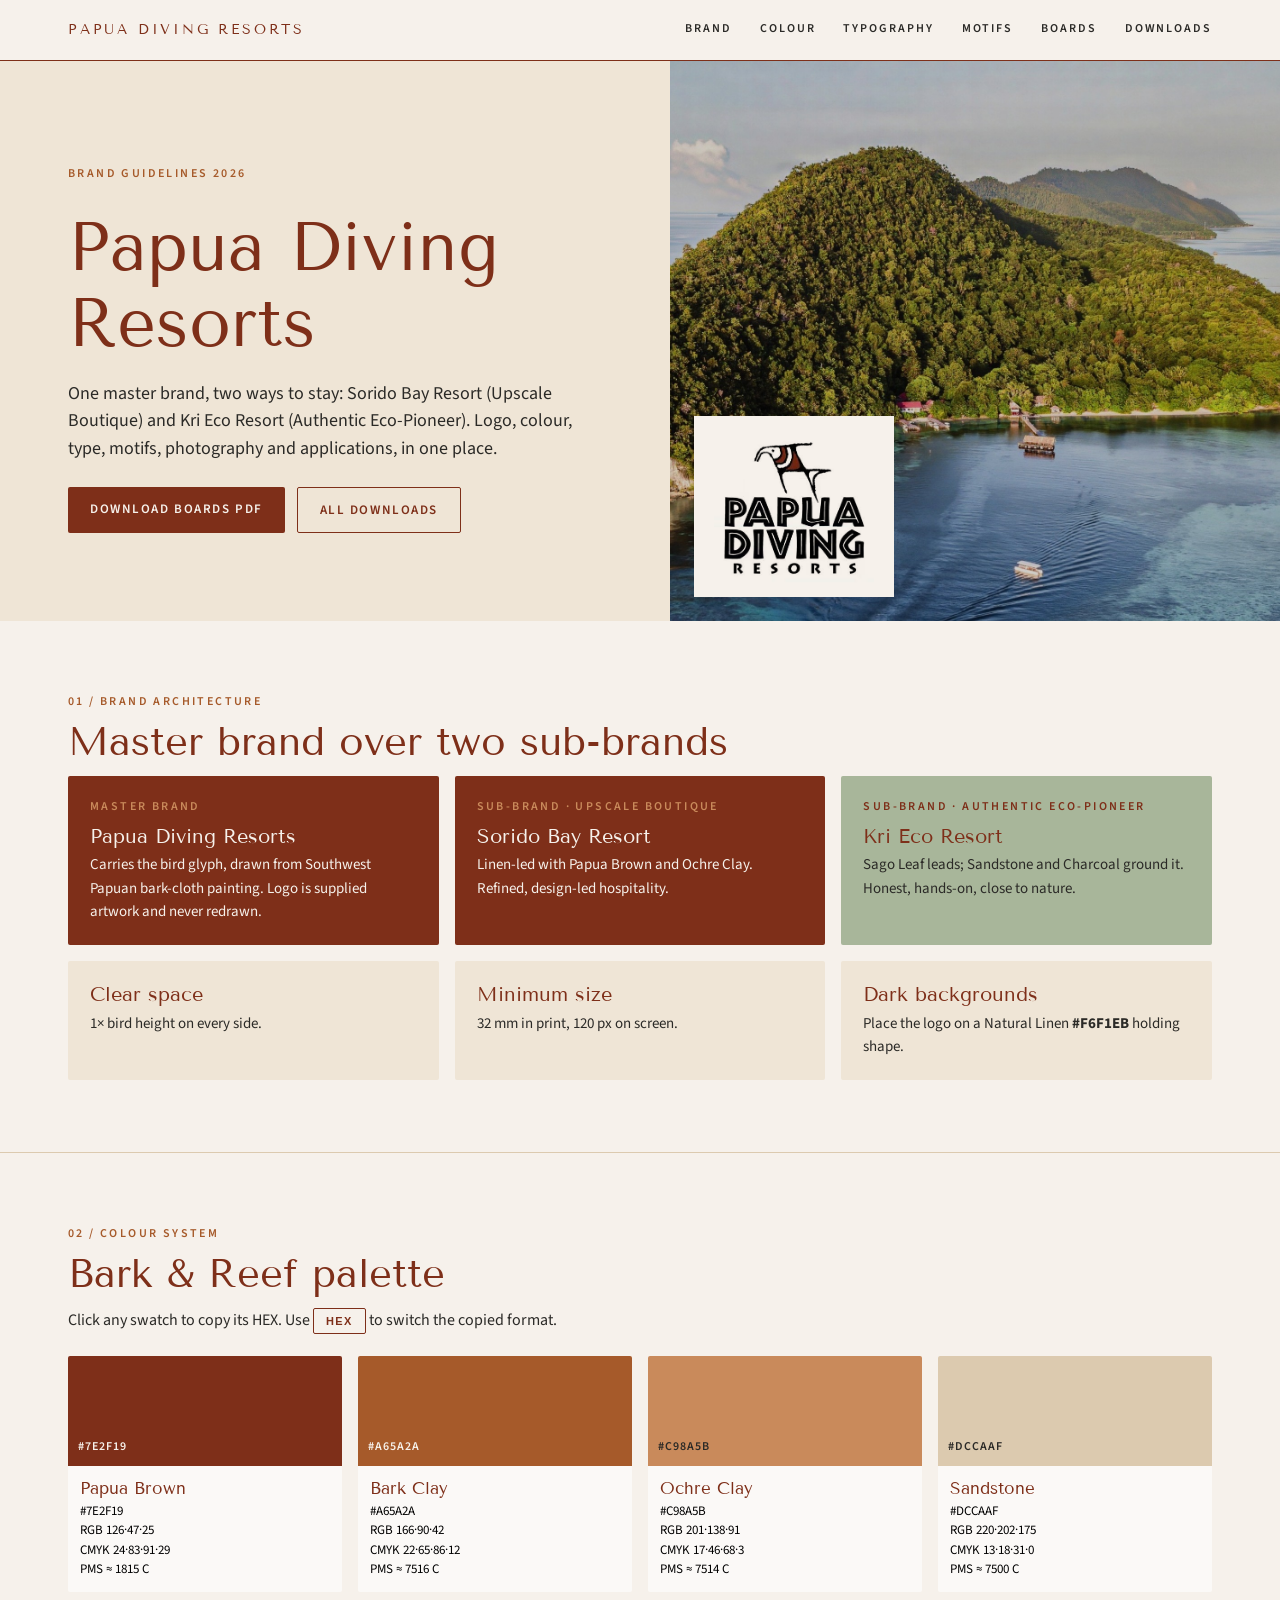
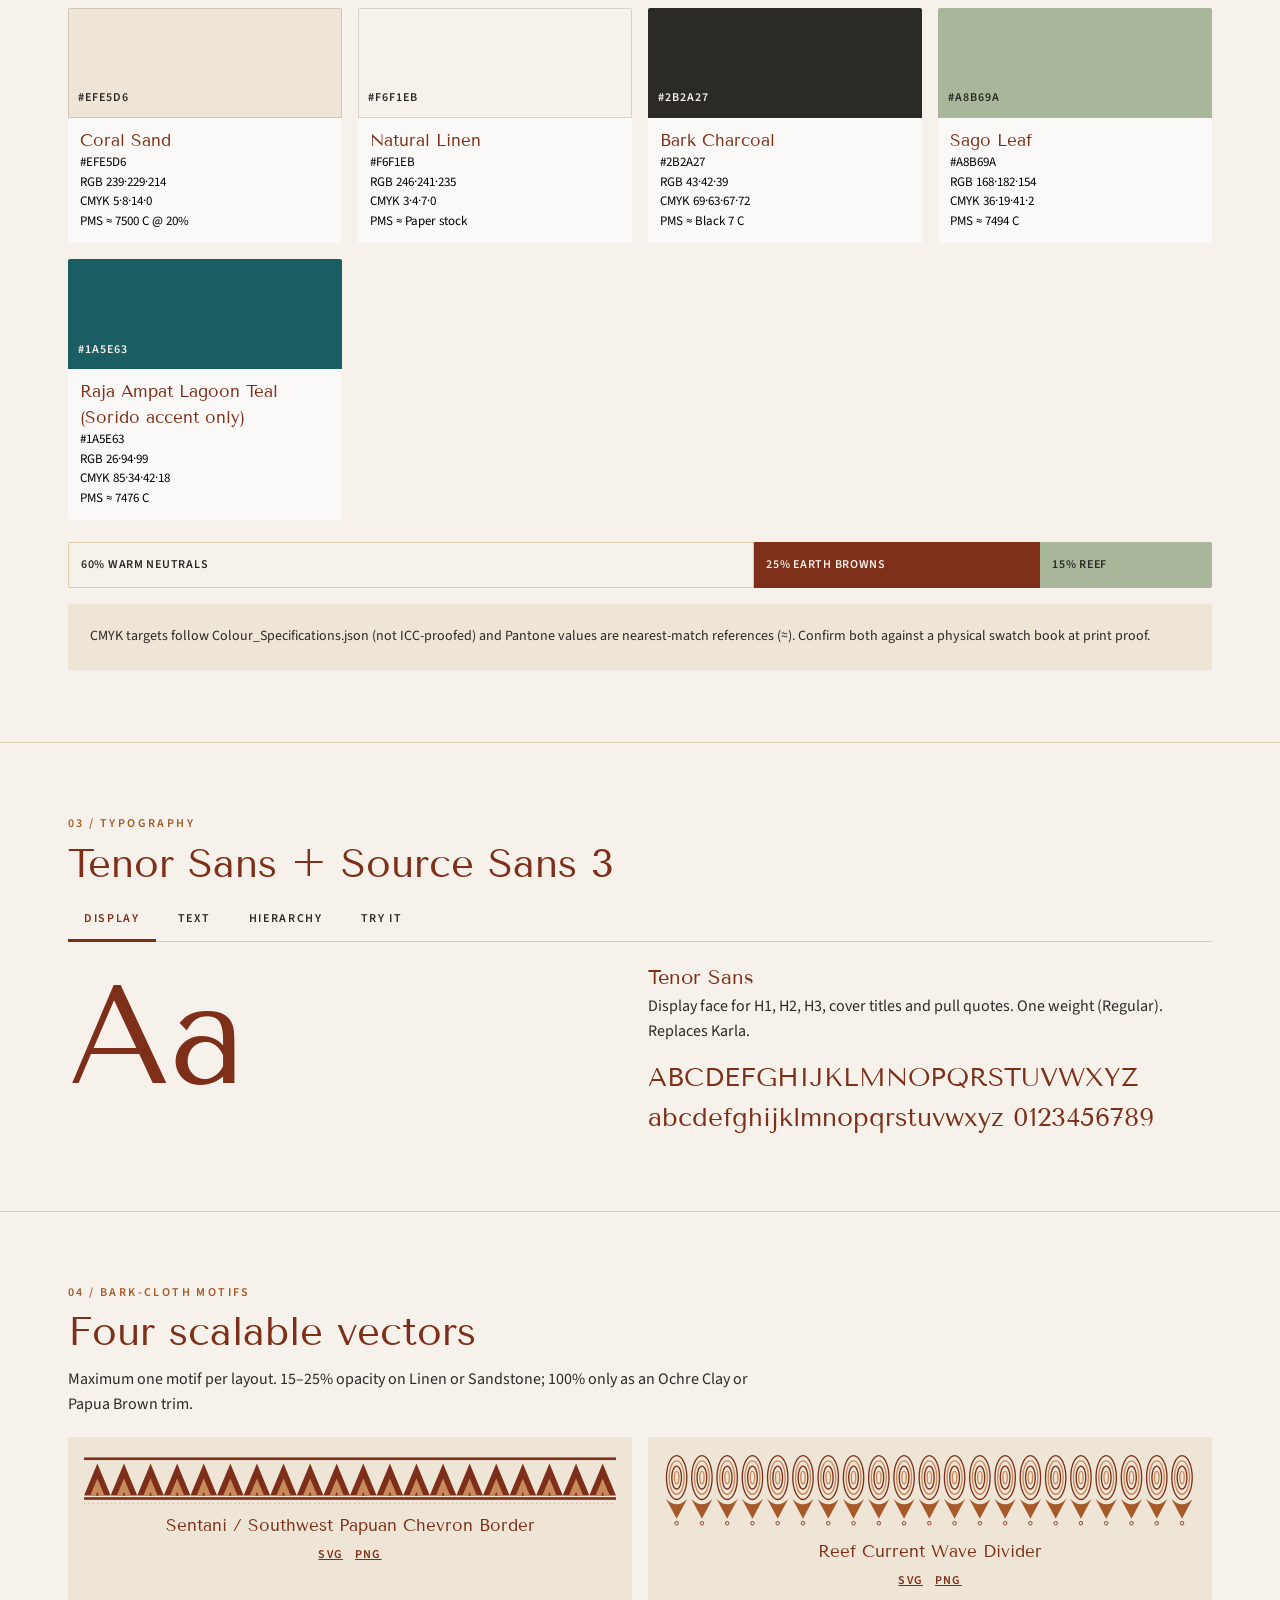
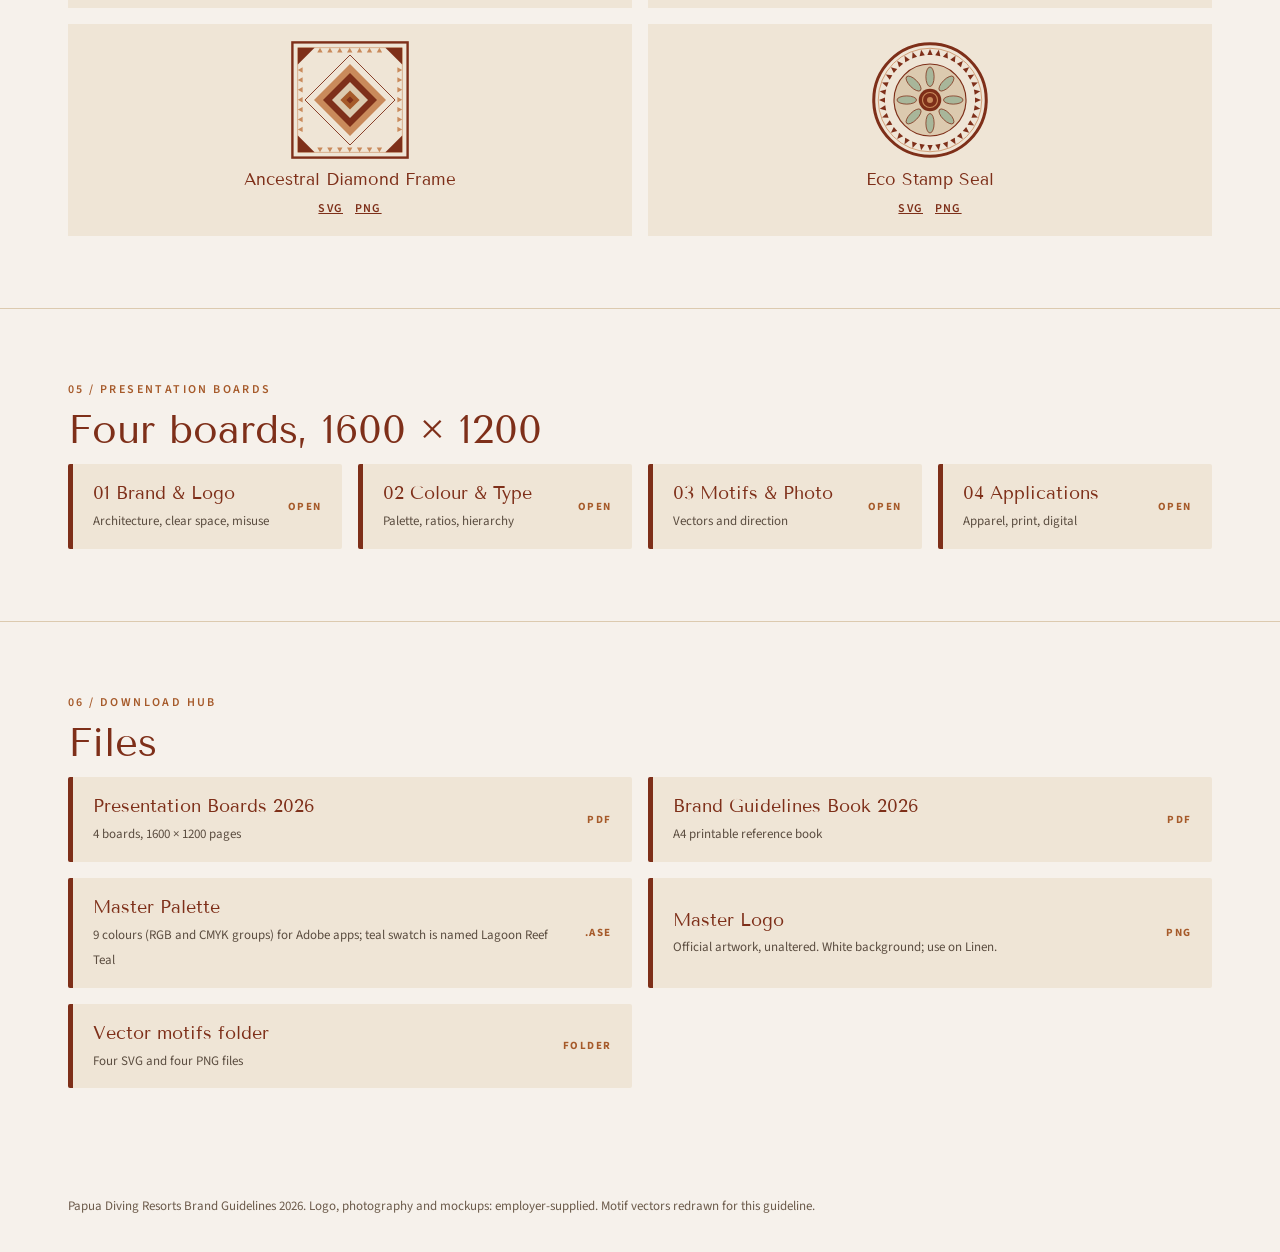
<file: index.html>
<!DOCTYPE html>
<html lang="en"><head><meta charset="utf-8"><title>Papua Diving Resorts — Brand Guidelines 2026</title>
<meta name="viewport" content="width=device-width,initial-scale=1">
<link rel="preconnect" href="https://fonts.googleapis.com"><link rel="preconnect" href="https://fonts.gstatic.com" crossorigin>
<link href="https://fonts.googleapis.com/css2?family=Source+Sans+3:wght@400;600;700&family=Tenor+Sans&display=swap" rel="stylesheet">
<style>
:root{--linen:#F6F1EB;--coral:#EFE5D6;--brown:#7E2F19;--clay:#A65A2A;--ochre:#C98A5B;--sago:#A8B69A;--char:#2B2A27;--sand:#DCCAAF;--teal:#1A5E63;--disp:'Tenor Sans',serif;--body:'Source Sans 3',sans-serif}
*{box-sizing:border-box;margin:0;padding:0}
html{scroll-behavior:smooth}
body{background:var(--linen);color:var(--char);font:16px/1.55 var(--body)}
a{color:var(--brown)}
.wrap{max-width:1200px;margin:0 auto;padding:0 28px}
nav{position:sticky;top:0;z-index:10;background:var(--linen);border-bottom:1.5px solid var(--brown)}
nav .wrap{display:flex;align-items:center;gap:28px;height:60px}
nav .brand{font-family:var(--disp);letter-spacing:.2em;font-size:14px;color:var(--brown);margin-right:auto;text-decoration:none}
nav a.l{font-size:12px;letter-spacing:.16em;text-transform:uppercase;font-weight:600;text-decoration:none;color:var(--char);padding:4px 0;border-bottom:2px solid transparent}
nav a.l:hover{border-color:var(--ochre)}
.kick{font-size:12px;letter-spacing:.2em;text-transform:uppercase;color:var(--clay);font-weight:600;margin-bottom:8px}
h1,h2,h3{font-family:var(--disp);font-weight:400;color:var(--brown);line-height:1.12}
h1{font-size:clamp(38px,6vw,68px)}h2{font-size:clamp(28px,3.4vw,40px);margin-bottom:12px}h3{font-size:20px;margin-bottom:6px}
section{padding:72px 0;border-bottom:1px solid var(--sand)}
.hero{display:grid;grid-template-columns:1.1fr 1fr;min-height:560px;background:var(--coral)}
.hero .t{padding:64px 48px 48px max(28px,calc((100vw - 1200px)/2 + 28px));display:flex;flex-direction:column;justify-content:center;gap:18px}
.hero .t p{max-width:520px;font-size:18px}
.hero .ph{background:url(assets/aug21_p01_img1.jpeg) center/cover;position:relative;min-height:360px}
.badge{position:absolute;left:24px;bottom:24px;background:var(--linen);padding:16px 20px 12px;width:200px}
.badge img{width:100%;mix-blend-mode:multiply;display:block}
.btns{display:flex;gap:12px;flex-wrap:wrap;margin-top:6px}
.btn{display:inline-block;padding:12px 22px;background:var(--brown);color:var(--linen);text-decoration:none;font-size:13px;letter-spacing:.12em;text-transform:uppercase;font-weight:600;border-radius:2px}
.btn.o{background:none;color:var(--brown);border:1.5px solid var(--brown)}
.btn:hover{background:var(--clay);color:var(--linen);border-color:var(--clay)}
.grid{display:grid;gap:16px}.g3{grid-template-columns:repeat(3,1fr)}.g4{grid-template-columns:repeat(4,1fr)}.g2{grid-template-columns:1fr 1fr}
.card{background:var(--coral);padding:22px;border-radius:2px}
.card p{font-size:15px}
.sw{border:0;font:inherit;text-align:left;cursor:pointer;background:#fff9;padding:0;border-radius:2px;overflow:hidden;transition:transform .15s}
.sw:hover,.sw:focus-visible{transform:translateY(-3px);outline:2px solid var(--ochre)}
.sw .c{height:110px;display:flex;align-items:flex-end;padding:10px;font-size:12px;font-weight:600;letter-spacing:.08em}
.sw .m{padding:10px 12px 12px;font-size:13px;line-height:1.5}
.sw .m b{display:block;font-family:var(--disp);font-weight:400;font-size:17px;color:var(--brown)}
.ratio{display:flex;height:46px;margin-top:22px;border-radius:2px;overflow:hidden;font-size:12px;font-weight:600;letter-spacing:.06em}
.ratio div{display:flex;align-items:center;padding:0 12px}
.tabs{display:flex;gap:6px;border-bottom:1.5px solid var(--sand);margin-bottom:24px;flex-wrap:wrap}
.tabs button{font:600 12px var(--body);letter-spacing:.14em;text-transform:uppercase;border:0;background:none;padding:12px 16px;cursor:pointer;color:var(--char);border-bottom:3px solid transparent;margin-bottom:-1.5px}
.tabs button[aria-selected=true]{color:var(--brown);border-color:var(--brown)}
.panel[hidden]{display:none}
.big{font-size:140px;line-height:1;color:var(--brown)}
table{width:100%;border-collapse:collapse}td,th{padding:12px 8px;border-bottom:1px solid var(--sand);text-align:left;vertical-align:baseline;font-size:15px}
th{font-size:11px;letter-spacing:.16em;text-transform:uppercase;color:var(--clay)}
.tester{width:100%;font:inherit;background:#fff9;border:1.5px solid var(--sand);padding:14px;font-size:18px;border-radius:2px}
.pair{display:grid;grid-template-columns:1fr 1fr;gap:0}
.pair>div{padding:28px}
.dl{display:flex;justify-content:space-between;align-items:center;gap:16px;background:var(--coral);padding:16px 20px;text-decoration:none;color:var(--char);border-radius:2px;border-left:5px solid var(--brown)}
.dl:hover{background:var(--sand)}
.dl b{display:block;font-family:var(--disp);font-weight:400;font-size:18px;color:var(--brown)}
.dl span{font-size:13px;color:#5b4d40}.dl em{font-style:normal;font-size:11px;letter-spacing:.14em;font-weight:700;color:var(--clay);white-space:nowrap}
.mo{background:var(--coral);padding:16px;text-align:center}
.mo img{width:100%;max-height:120px;object-fit:contain;display:block;margin-bottom:10px}
.mo a{font-size:12px;font-weight:600;letter-spacing:.1em;margin:0 6px}
.toast{position:fixed;left:50%;bottom:28px;transform:translate(-50%,20px);background:var(--char);color:var(--linen);padding:10px 20px;border-radius:2px;opacity:0;transition:.2s;font-size:14px;pointer-events:none;z-index:20}
.toast.on{opacity:1;transform:translate(-50%,0)}
footer{padding:36px 0;font-size:13px;color:#6b5a4a}
@media(max-width:860px){.hero,.g2,.g3,.g4,.pair{grid-template-columns:1fr}.hero .t{padding:40px 28px}nav a.l{display:none}}
</style></head>
<body>
<nav><div class="wrap"><a class="brand" href="#top">PAPUA DIVING RESORTS</a><a class="l" href="#brand">Brand</a><a class="l" href="#colour">Colour</a><a class="l" href="#type">Typography</a><a class="l" href="#motifs">Motifs</a><a class="l" href="#boards">Boards</a><a class="l" href="#downloads">Downloads</a></div></nav>

<header id="top" class="hero"><div class="t"><div class="kick">Brand Guidelines 2026</div><h1>Papua Diving Resorts</h1>
<p>One master brand, two ways to stay: Sorido Bay Resort (Upscale Boutique) and Kri Eco Resort (Authentic Eco-Pioneer). Logo, colour, type, motifs, photography and applications, in one place.</p>
<div class="btns"><a class="btn" href="exports/Papua_Diving_Resorts_Brand_Boards_2026.pdf">Download boards PDF</a><a class="btn o" href="#downloads">All downloads</a></div></div>
<div class="ph"><div class="badge"><img src="assets/papua_logo_cropped.png" alt="Papua Diving Resorts logo"></div></div></header>

<section id="brand"><div class="wrap"><div class="kick">01 / Brand architecture</div><h2>Master brand over two sub-brands</h2>
<div class="grid g3"><div class="card" style="background:var(--brown);color:var(--linen)"><div class="kick" style="color:var(--ochre)">Master brand</div><h3 style="color:var(--linen)">Papua Diving Resorts</h3><p>Carries the bird glyph, drawn from Southwest Papuan bark-cloth painting. Logo is supplied artwork and never redrawn.</p></div>
<div class="card" style="background:var(--brown);color:var(--linen)"><div class="kick" style="color:var(--ochre)">Sub-brand · Upscale Boutique</div><h3 style="color:var(--linen)">Sorido Bay Resort</h3><p>Linen-led with Papua Brown and Ochre Clay. Refined, design-led hospitality.</p></div>
<div class="card" style="background:var(--sago)"><div class="kick" style="color:var(--brown)">Sub-brand · Authentic Eco-Pioneer</div><h3>Kri Eco Resort</h3><p>Sago Leaf leads; Sandstone and Charcoal ground it. Honest, hands-on, close to nature.</p></div></div>
<div class="grid g3" style="margin-top:16px"><div class="card"><h3>Clear space</h3><p>1× bird height on every side.</p></div><div class="card"><h3>Minimum size</h3><p>32 mm in print, 120 px on screen.</p></div><div class="card"><h3>Dark backgrounds</h3><p>Place the logo on a Natural Linen <b>#F6F1EB</b> holding shape.</p></div></div></div></section>

<section id="colour"><div class="wrap"><div class="kick">02 / Colour system</div><h2>Bark &amp; Reef palette</h2><p style="margin-bottom:22px">Click any swatch to copy its HEX. Use <button id="fmt" class="btn o" style="padding:6px 12px;font-size:11px">HEX</button> to switch the copied format.</p>
<div class="grid g4" id="sw"></div>
<div class="ratio"><div style="width:60%;background:var(--linen);border:1px solid var(--sand)">60% WARM NEUTRALS</div><div style="width:25%;background:var(--brown);color:var(--linen)">25% EARTH BROWNS</div><div style="width:15%;background:var(--sago)">15% REEF</div></div>
<p class="card" style="margin-top:16px;font-size:14px">CMYK targets follow Colour_Specifications.json (not ICC-proofed) and Pantone values are nearest-match references (≈). Confirm both against a physical swatch book at print proof.</p></div></section>

<section id="type"><div class="wrap"><div class="kick">03 / Typography</div><h2>Tenor Sans + Source Sans 3</h2>
<div class="tabs" role="tablist"><button role="tab" aria-selected="true" data-p="p1">Display</button><button role="tab" aria-selected="false" data-p="p2">Text</button><button role="tab" aria-selected="false" data-p="p3">Hierarchy</button><button role="tab" aria-selected="false" data-p="p4">Try it</button></div>
<div class="panel" id="p1"><div class="grid g2"><div class="big" style="font-family:var(--disp)">Aa</div><div><h3>Tenor Sans</h3><p>Display face for H1, H2, H3, cover titles and pull quotes. One weight (Regular). Replaces Karla.</p><p style="font-family:var(--disp);font-size:26px;margin-top:14px;color:var(--brown)">ABCDEFGHIJKLMNOPQRSTUVWXYZ<br>abcdefghijklmnopqrstuvwxyz 0123456789</p></div></div></div>
<div class="panel" id="p2" hidden><div class="grid g2"><div class="big" style="font-weight:600">Aa</div><div><h3>Source Sans 3</h3><p>Subheads, body copy, captions and tables. Regular 400, SemiBold 600, Bold 700.</p><p style="font-size:26px;margin-top:14px"><span style="font-weight:400">Regular</span> · <span style="font-weight:600">SemiBold</span> · <span style="font-weight:700">Bold</span><br>abcdefghijklmnopqrstuvwxyz 0123456789</p></div></div></div>
<div class="panel" id="p3" hidden><table><tr><th>Level</th><th>Face · weight</th><th>Size / leading</th><th>Sample</th></tr>
<tr><td>H1</td><td>Tenor Sans 400</td><td>44 / 50 pt</td><td style="font-family:var(--disp);font-size:30px;color:var(--brown)">Raja Ampat</td></tr>
<tr><td>H2</td><td>Tenor Sans 400</td><td>28 / 34 pt</td><td style="font-family:var(--disp);font-size:24px;color:var(--brown)">Sorido Bay Resort</td></tr>
<tr><td>H3</td><td>Tenor Sans 400</td><td>18 / 24 pt</td><td style="font-family:var(--disp);font-size:19px;color:var(--brown)">Kri Eco Resort</td></tr>
<tr><td>Subhead</td><td>Source Sans 3 600, caps, +120</td><td>11 / 16 pt</td><td style="font-size:13px;letter-spacing:.14em;font-weight:600;text-transform:uppercase;color:var(--clay)">Dive the richest reefs</td></tr>
<tr><td>Body copy</td><td>Source Sans 3 400</td><td>10.5 / 15.5 pt</td><td>Warm, plain, human.</td></tr>
<tr><td>Caption</td><td>Source Sans 3 400 italic</td><td>8 / 11 pt</td><td style="font-style:italic;font-size:13px">Photo: employer archive</td></tr>
<tr><td>Table text</td><td>Source Sans 3 400 / 600</td><td>9 / 12 pt</td><td style="font-size:14px"><b>Depth</b> 18 m</td></tr></table></div>
<div class="panel" id="p4" hidden><input class="tester" id="tt" value="Dive the richest reefs in the world" aria-label="Type your own text"><div class="pair" style="margin-top:16px"><div style="background:var(--brown);color:var(--linen)"><div class="kick" style="color:var(--ochre)">Sorido Bay Resort</div><div id="t1" style="font-family:var(--disp);font-size:34px;line-height:1.15"></div><p style="margin-top:10px">Body 10.5 / 15.5 pt, Source Sans 3.</p></div><div style="background:var(--sago)"><div class="kick" style="color:var(--brown)">Kri Eco Resort</div><div id="t2" style="font-family:var(--disp);font-size:34px;line-height:1.15"></div><p style="margin-top:10px">Body 10.5 / 15.5 pt, Source Sans 3.</p></div></div></div></div></section>

<section id="motifs"><div class="wrap"><div class="kick">04 / Bark-cloth motifs</div><h2>Four scalable vectors</h2><p style="margin-bottom:20px;max-width:720px">Maximum one motif per layout. 15–25% opacity on Linen or Sandstone; 100% only as an Ochre Clay or Papua Brown trim.</p>
<div class="grid g2" id="mo"></div></div></section>

<section id="boards"><div class="wrap"><div class="kick">05 / Presentation boards</div><h2>Four boards, 1600 × 1200</h2>
<div class="grid g4"><a class="dl" href="board1-claude.html"><div><b>01 Brand &amp; Logo</b><span>Architecture, clear space, misuse</span></div><em>OPEN</em></a><a class="dl" href="board2-claude.html"><div><b>02 Colour &amp; Type</b><span>Palette, ratios, hierarchy</span></div><em>OPEN</em></a><a class="dl" href="board3-claude.html"><div><b>03 Motifs &amp; Photo</b><span>Vectors and direction</span></div><em>OPEN</em></a><a class="dl" href="board4-claude.html"><div><b>04 Applications</b><span>Apparel, print, digital</span></div><em>OPEN</em></a></div></div></section>

<section id="downloads" style="border:0"><div class="wrap"><div class="kick">06 / Download hub</div><h2>Files</h2>
<div class="grid g2">
<a class="dl" href="exports/Papua_Diving_Resorts_Brand_Boards_2026.pdf" download><div><b>Presentation Boards 2026</b><span>4 boards, 1600 × 1200 pages</span></div><em>PDF</em></a>
<a class="dl" href="exports/Papua_Diving_Resorts_Brand_Guidelines_2026.pdf" download><div><b>Brand Guidelines Book 2026</b><span>A4 printable reference book</span></div><em>PDF</em></a>
<a class="dl" href="exports/Papua_Diving_Resorts_2026_Master_Palette.ase" download><div><b>Master Palette</b><span>9 colours (RGB and CMYK groups) for Adobe apps; teal swatch is named Lagoon Reef Teal</span></div><em>.ASE</em></a>
<a class="dl" href="assets/papua_logo_cropped.png" download><div><b>Master Logo</b><span>Official artwork, unaltered. White background; use on Linen.</span></div><em>PNG</em></a>
<a class="dl" href="exports/motifs/" ><div><b>Vector motifs folder</b><span>Four SVG and four PNG files</span></div><em>FOLDER</em></a></div></div></section>

<footer><div class="wrap">Papua Diving Resorts Brand Guidelines 2026. Logo, photography and mockups: employer-supplied. Motif vectors redrawn for this guideline.</div></footer>
<div class="toast" id="toast" role="status"></div>
<script>
const P=[["Papua Brown","7E2F19","24·83·91·29","1815 C","#F6F1EB"],["Bark Clay","A65A2A","22·65·86·12","7516 C","#F6F1EB"],["Ochre Clay","C98A5B","17·46·68·3","7514 C","#2B2A27"],["Sandstone","DCCAAF","13·18·31·0","7500 C","#2B2A27"],["Coral Sand","EFE5D6","5·8·14·0","7500 C @ 20%","#2B2A27"],["Natural Linen","F6F1EB","3·4·7·0","Paper stock","#2B2A27"],["Bark Charcoal","2B2A27","69·63·67·72","Black 7 C","#F6F1EB"],["Sago Leaf","A8B69A","36·19·41·2","7494 C","#2B2A27"],["Raja Ampat Lagoon Teal (Sorido accent only)","1A5E63","85·34·42·18","7476 C","#F6F1EB"]];
let mode=0;const modes=["HEX","RGB","CMYK"];
const rgb=h=>[0,2,4].map(i=>parseInt(h.slice(i,i+2),16));
const val=p=>mode==0?"#"+p[1]:mode==1?rgb(p[1]).join(", "):p[2].replace(/·/g,", ");
function draw(){document.getElementById("sw").innerHTML=P.map((p,i)=>`<button class="sw" data-i="${i}" aria-label="Copy ${p[0]}"><div class="c" style="background:#${p[1]};color:${p[4]};${p[1]=="F6F1EB"||p[1]=="EFE5D6"?"box-shadow:inset 0 0 0 1px #0002":""}">${val(p)}</div><div class="m"><b>${p[0]}</b>#${p[1]}<br>RGB ${rgb(p[1]).join("·")}<br>CMYK ${p[2]}<br>PMS ≈ ${p[3]}</div></button>`).join("")}
function toast(m){const t=document.getElementById("toast");t.textContent=m;t.classList.add("on");clearTimeout(t._h);t._h=setTimeout(()=>t.classList.remove("on"),1600)}
document.getElementById("sw").addEventListener("click",e=>{const b=e.target.closest(".sw");if(!b)return;const p=P[b.dataset.i],v=val(p);(navigator.clipboard?navigator.clipboard.writeText(v):Promise.reject()).then(()=>toast("Copied "+v+" · "+p[0]),()=>toast(v+" · "+p[0]+" (select to copy)"))});
document.getElementById("fmt").onclick=function(){mode=(mode+1)%3;this.textContent=modes[mode];draw()};draw();
document.querySelectorAll(".tabs button").forEach(b=>b.onclick=()=>{document.querySelectorAll(".tabs button").forEach(x=>x.setAttribute("aria-selected",x==b));document.querySelectorAll(".panel").forEach(p=>p.hidden=p.id!=b.dataset.p)});
const tt=document.getElementById("tt"),up=()=>{t1.textContent=t2.textContent=tt.value};tt.oninput=up;up();
const M=[["sentani_chevron_border","Sentani / Southwest Papuan Chevron Border"],["reef_current_wave_divider","Reef Current Wave Divider"],["ancestral_diamond_frame","Ancestral Diamond Frame"],["eco_stamp_seal","Eco Stamp Seal"]];
document.getElementById("mo").innerHTML=M.map(m=>`<div class="mo"><img src="exports/motifs/${m[0]}.svg" alt="${m[1]}"><h3 style="font-size:17px">${m[1]}</h3><a href="exports/motifs/${m[0]}.svg" download>SVG</a><a href="exports/motifs/${m[0]}.png" download>PNG</a></div>`).join("");
</script></body></html>
</file>
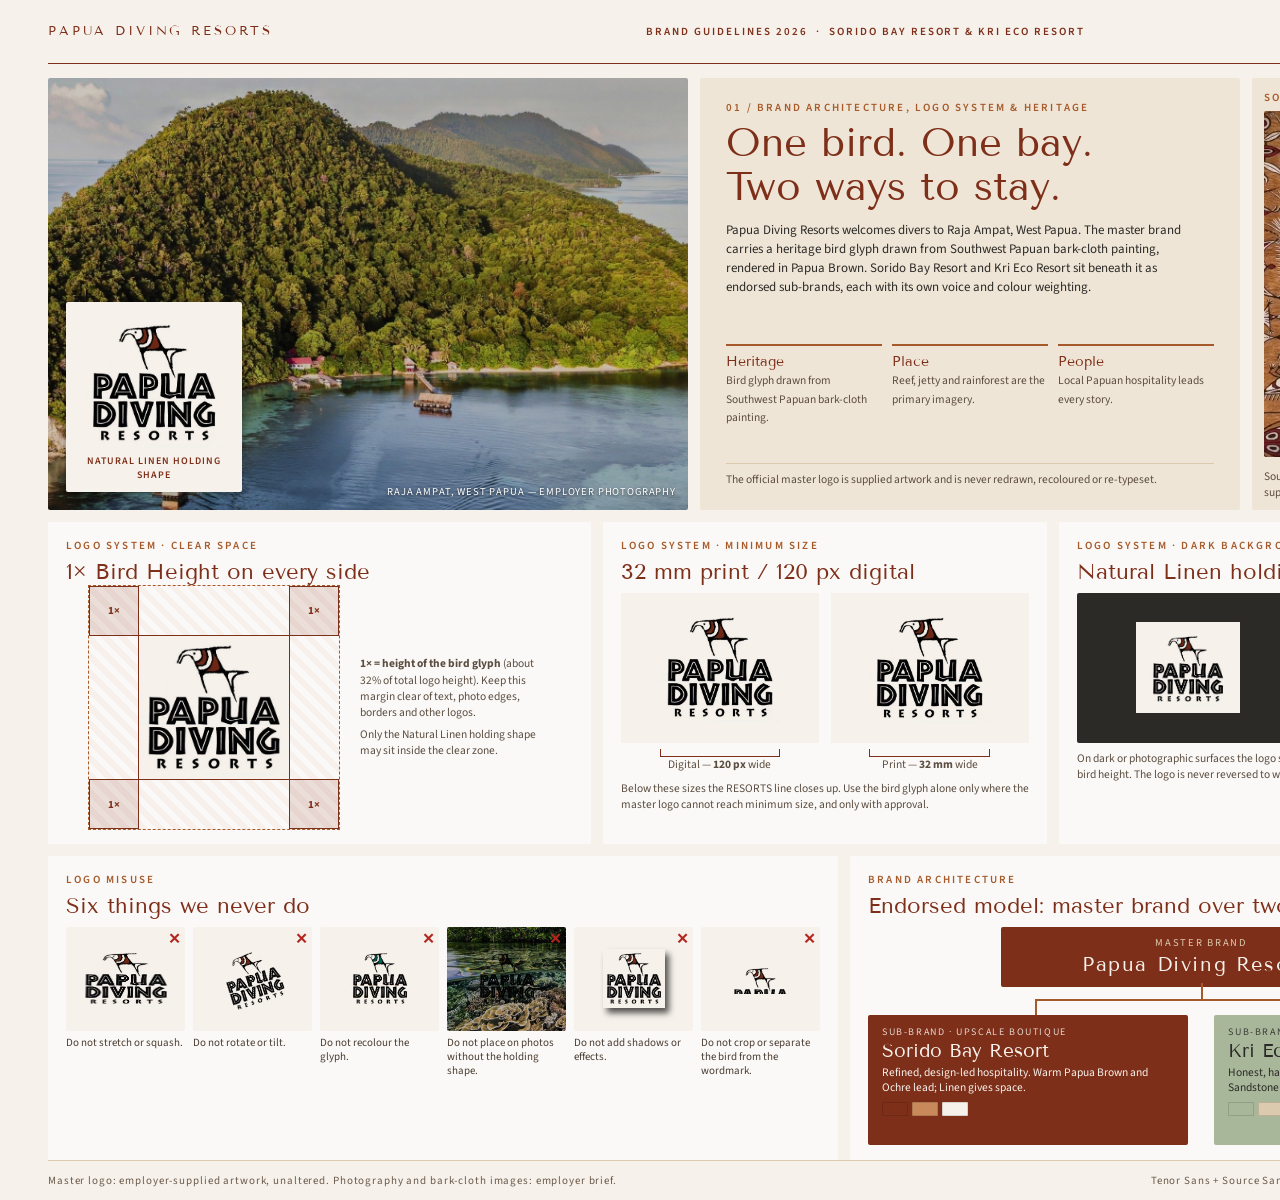
<file: board1-claude.html>
<!DOCTYPE html>
<html lang="en"><head><meta charset="utf-8"><title>01 / Brand Architecture, Logo System &amp; Southwest Papuan Heritage — Papua Diving Resorts</title>
<meta name="viewport" content="width=1600">
<link rel="preconnect" href="https://fonts.googleapis.com"><link rel="preconnect" href="https://fonts.gstatic.com" crossorigin>
<link href="https://fonts.googleapis.com/css2?family=Source+Sans+3:wght@400;600;700&family=Tenor+Sans&display=swap" rel="stylesheet">
<link rel="stylesheet" href="css/board.css">
<style>
.grid{display:grid;grid-template-rows:432px 322px 1fr;gap:12px;height:100%}
.hero{display:grid;grid-template-columns:640px 1fr 300px;gap:12px}
.photo{position:relative;border-radius:2px;overflow:hidden}
.badge{position:absolute;left:18px;bottom:18px;background:var(--linen);padding:14px 18px 10px;width:176px;border-radius:2px;box-shadow:0 2px 10px #0004}
.badge img{width:100%}
.badge span{display:block;font-size:10px;letter-spacing:.1em;text-transform:uppercase;color:var(--brown);margin-top:4px;text-align:center;font-weight:600}
.cap{position:absolute;right:12px;bottom:10px;font-size:10.5px;color:#fff;letter-spacing:.08em;text-shadow:0 1px 3px #000a}
.intro{display:flex;flex-direction:column;justify-content:space-between;padding:22px 26px}
.pillars{display:grid;grid-template-columns:repeat(3,1fr);gap:10px;margin-top:10px}
.pillars div{border-top:2px solid var(--clay);padding-top:6px}
.pillars b{font-family:var(--disp);font-weight:400;color:var(--brown);font-size:14px;display:block}
.heri{display:grid;grid-template-columns:repeat(3,1fr);gap:6px;grid-template-rows:1fr auto}
.heri img{width:100%;height:100%;object-fit:cover;border-radius:2px}
.row2{display:grid;grid-template-columns:1.1fr .9fr 1fr;gap:12px}
/* clear space */
.cs{display:flex;align-items:center;justify-content:center;height:230px;margin-top:6px}
.cs-box{position:relative;padding:50px;border:1.5px dashed var(--clay);background:repeating-linear-gradient(45deg,#c98a5b14 0 6px,transparent 6px 12px)}
.cs-box .inner{background:var(--linen);outline:1px solid var(--brown)}
.cs-box img{width:150px;display:block}
.x{position:absolute;width:50px;height:50px;border:1px solid var(--brown);background:#7e2f1922;color:var(--brown);font-size:11px;font-weight:700;display:flex;align-items:center;justify-content:center}
.bh{position:absolute;left:50px;top:50px;width:0}
.dim{position:absolute;font-size:11px;color:var(--brown);font-weight:600}
/* min size */
.ms{display:grid;grid-template-columns:1fr 1fr;gap:12px;margin-top:8px;align-items:end}
.ms .box{background:var(--linen);height:150px;display:flex;align-items:center;justify-content:center;position:relative}
.ms .big{font-family:var(--disp);font-size:28px;color:var(--brown);line-height:1}
.ruler{height:8px;border-left:1px solid var(--brown);border-right:1px solid var(--brown);border-bottom:1px solid var(--brown);margin:6px auto 0}
/* dark */
.dk{display:grid;grid-template-columns:1fr 1fr;gap:10px;margin-top:8px}
.dk .s{height:150px;position:relative;display:flex;align-items:center;justify-content:center;border-radius:2px;overflow:hidden}
.dk .s .b{background:var(--linen);padding:9px 12px 6px;width:104px;position:relative;z-index:1}
.dk .s .b img{width:100%}
/* misuse */
.row3{display:grid;grid-template-columns:790px 1fr;gap:12px}
.mis{display:grid;grid-template-columns:repeat(6,1fr);gap:8px;margin-top:8px}
.mis .t{background:var(--linen);height:104px;position:relative;display:flex;align-items:center;justify-content:center;overflow:hidden;border-radius:2px}
.mis .t img{width:62px}
.mis .t:after{content:"✕";position:absolute;right:4px;top:2px;color:#b3261e;font-weight:700;font-size:15px}
.mis p{font-size:11px;line-height:1.3;margin-top:5px;color:#4a3d32}
/* architecture */
.arch{position:relative;height:218px;margin-top:6px}
.m{position:absolute;left:50%;top:0;transform:translateX(-50%);width:400px;background:var(--brown);color:var(--linen);text-align:center;padding:9px 12px;border-radius:2px}
.m .n{font-family:var(--disp);font-size:20px;letter-spacing:.08em}
.m .s{font-size:10.5px;letter-spacing:.16em;text-transform:uppercase;color:var(--sand)}
.ln{position:absolute;background:var(--clay)}
.sub{position:absolute;top:88px;width:48%;height:130px;padding:10px 14px;border-radius:2px}
.sub .e{font-size:10px;letter-spacing:.16em;text-transform:uppercase;opacity:.85}
.sub .n{font-family:var(--disp);font-size:19px;line-height:1.1;margin:2px 0 3px}
.sub .r{font-size:11.5px;line-height:1.35}
.sw{display:flex;gap:4px;margin-top:6px}.sw i{width:26px;height:14px;display:block;border-radius:1px;border:1px solid #0002}
</style></head>
<body><div class="board">
<div class="hdr"><b>PAPUA DIVING RESORTS</b><span>Brand Guidelines 2026 &nbsp;·&nbsp; Sorido Bay Resort &amp; Kri Eco Resort</span><span>Board 01 / 04</span></div>
<div class="content"><div class="grid">

<div class="hero">
  <div class="photo"><img class="cover" src="assets/aug21_p01_img1.jpeg" alt="Aerial view of Raja Ampat island, jetty and lagoon">
    <div class="badge"><img class="logo" src="assets/papua_logo_cropped.png" alt="Papua Diving Resorts logo"><span>Natural Linen holding shape</span></div>
    <div class="cap">RAJA AMPAT, WEST PAPUA — EMPLOYER PHOTOGRAPHY</div></div>
  <div class="card intro">
    <div><div class="kick">01 / Brand Architecture, Logo System &amp; Heritage</div>
    <h1>One bird. One bay.<br>Two ways to stay.</h1>
    <p style="margin-top:12px;max-width:470px">Papua Diving Resorts welcomes divers to Raja Ampat, West Papua. The master brand carries a heritage bird glyph drawn from Southwest Papuan bark-cloth painting, rendered in Papua Brown. Sorido Bay Resort and Kri Eco Resort sit beneath it as endorsed sub-brands, each with its own voice and colour weighting.</p></div>
    <div class="pillars">
      <div><b>Heritage</b><span class="sm">Bird glyph drawn from Southwest Papuan bark-cloth painting.</span></div>
      <div><b>Place</b><span class="sm">Reef, jetty and rainforest are the primary imagery.</span></div>
      <div><b>People</b><span class="sm">Local Papuan hospitality leads every story.</span></div>
    </div>
    <div class="sm" style="border-top:1px solid var(--sand);padding-top:8px">The official master logo is supplied artwork and is never redrawn, recoloured or re-typeset.</div>
  </div>
  <div class="card" style="padding:12px"><div class="kick">Source of the bird glyph</div>
    <div class="heri" style="height:352px"><img src="assets/brief_p3_img1.jpeg" alt="Bark cloth"><img src="assets/brief_p3_img2.jpeg" alt="Bark cloth"><img src="assets/brief_p3_img3.jpeg" alt="Bark cloth"></div>
    <div class="sm" style="margin-top:6px">Southwest Papuan bark-cloth paintings (employer-supplied).</div></div>
</div>

<div class="row2">
  <div class="card w"><div class="kick">Logo System · Clear Space</div><h2>1× Bird Height on every side</h2>
    <div class="cs"><div class="cs-box"><div class="inner"><img class="logo" src="assets/papua_logo_cropped.png" alt="logo"></div>
      <div class="x" style="left:0;top:0">1×</div><div class="x" style="right:0;top:0">1×</div><div class="x" style="left:0;bottom:0">1×</div><div class="x" style="right:0;bottom:0">1×</div>
      <div class="dim" style="left:-1px;top:-20px;display:none"></div></div>
      <div style="margin-left:20px;max-width:190px"><p class="sm"><b>1× = height of the bird glyph</b> (about 32% of total logo height). Keep this margin clear of text, photo edges, borders and other logos.</p><p class="sm" style="margin-top:6px">Only the Natural Linen holding shape may sit inside the clear zone.</p></div></div>
  </div>
  <div class="card w"><div class="kick">Logo System · Minimum Size</div><h2>32 mm print / 120 px digital</h2>
    <div class="ms"><div><div class="box"><img class="logo" src="assets/papua_logo_cropped.png" style="width:120px" alt=""></div><div class="ruler" style="width:120px"></div><p class="sm" style="text-align:center">Digital — <b>120 px</b> wide</p></div>
    <div><div class="box"><img class="logo" src="assets/papua_logo_cropped.png" style="width:121px" alt=""></div><div class="ruler" style="width:121px"></div><p class="sm" style="text-align:center">Print — <b>32 mm</b> wide</p></div></div>
    <p class="sm" style="margin-top:8px">Below these sizes the RESORTS line closes up. Use the bird glyph alone only where the master logo cannot reach minimum size, and only with approval.</p>
  </div>
  <div class="card w"><div class="kick">Logo System · Dark Backgrounds</div><h2>Natural Linen holding shape</h2>
    <div class="dk"><div class="s" style="background:var(--char)"><div class="b"><img class="logo" src="assets/papua_logo_cropped.png" alt=""></div></div>
    <div class="s"><img class="cover" src="assets/aug21_p06_img1.jpeg" alt="" style="position:absolute;inset:0"><div class="b"><img class="logo" src="assets/papua_logo_cropped.png" alt=""></div></div></div>
    <p class="sm" style="margin-top:8px">On dark or photographic surfaces the logo sits on a <b>#F6F1EB</b> badge with padding of at least ½ bird height. The logo is never reversed to white and never placed directly on a photograph.</p>
  </div>
</div>

<div class="row3">
  <div class="card w"><div class="kick">Logo Misuse</div><h2>Six things we never do</h2>
    <div class="mis">
      <div><div class="t"><img class="logo" style="transform:scaleX(1.5)" src="assets/papua_logo_cropped.png" alt=""></div><p>Do not stretch or squash.</p></div>
      <div><div class="t"><img class="logo" style="transform:rotate(-18deg)" src="assets/papua_logo_cropped.png" alt=""></div><p>Do not rotate or tilt.</p></div>
      <div><div class="t"><img class="logo" style="filter:hue-rotate(160deg) saturate(3)" src="assets/papua_logo_cropped.png" alt=""></div><p>Do not recolour the glyph.</p></div>
      <div><div class="t" style="background:url(assets/aug21_p06_img1.jpeg) center/cover"><img class="logo" src="assets/papua_logo_cropped.png" alt=""></div><p>Do not place on photos without the holding shape.</p></div>
      <div><div class="t"><img class="logo" style="filter:drop-shadow(4px 5px 3px #000a)" src="assets/papua_logo_cropped.png" alt=""></div><p>Do not add shadows or effects.</p></div>
      <div><div class="t"><div style="width:62px;height:30px;overflow:hidden"><img class="logo" style="width:62px" src="assets/papua_logo_cropped.png" alt=""></div></div><p>Do not crop or separate the bird from the wordmark.</p></div>
    </div></div>
  <div class="card w"><div class="kick">Brand Architecture</div><h2>Endorsed model: master brand over two sub-brands</h2>
    <div class="arch">
      <div class="m"><div class="s">Master Brand</div><div class="n">Papua Diving Resorts</div></div>
      <div class="ln" style="left:50%;top:56px;width:2px;height:16px"></div><div class="ln" style="left:25%;right:25%;top:72px;height:2px"></div>
      <div class="ln" style="left:25%;top:72px;width:2px;height:16px"></div><div class="ln" style="right:25%;top:72px;width:2px;height:16px"></div>
      <div class="sub" style="left:0;background:var(--brown);color:var(--linen)"><div class="e">Sub-brand · Upscale Boutique</div><div class="n">Sorido Bay Resort</div><div class="r">Refined, design-led hospitality. Warm Papua Brown and Ochre lead; Linen gives space.</div><div class="sw"><i style="background:#7E2F19"></i><i style="background:#C98A5B"></i><i style="background:#F6F1EB"></i></div></div>
      <div class="sub" style="right:0;background:var(--sago);color:var(--char)"><div class="e">Sub-brand · Authentic Eco-Pioneer</div><div class="n">Kri Eco Resort</div><div class="r">Honest, hands-on, close to nature. Sago Leaf leads; Sandstone and Charcoal ground it.</div><div class="sw"><i style="background:#A8B69A"></i><i style="background:#DCCAAF"></i><i style="background:#2B2A27"></i></div></div>
    </div></div>
</div>

</div></div>
<div class="ftr"><span>Master logo: employer-supplied artwork, unaltered. Photography and bark-cloth images: employer brief.</span><span>Tenor Sans + Source Sans 3 &nbsp;·&nbsp; Papua Diving Resorts Brand Guidelines 2026</span></div>
</div></body></html>
</file>
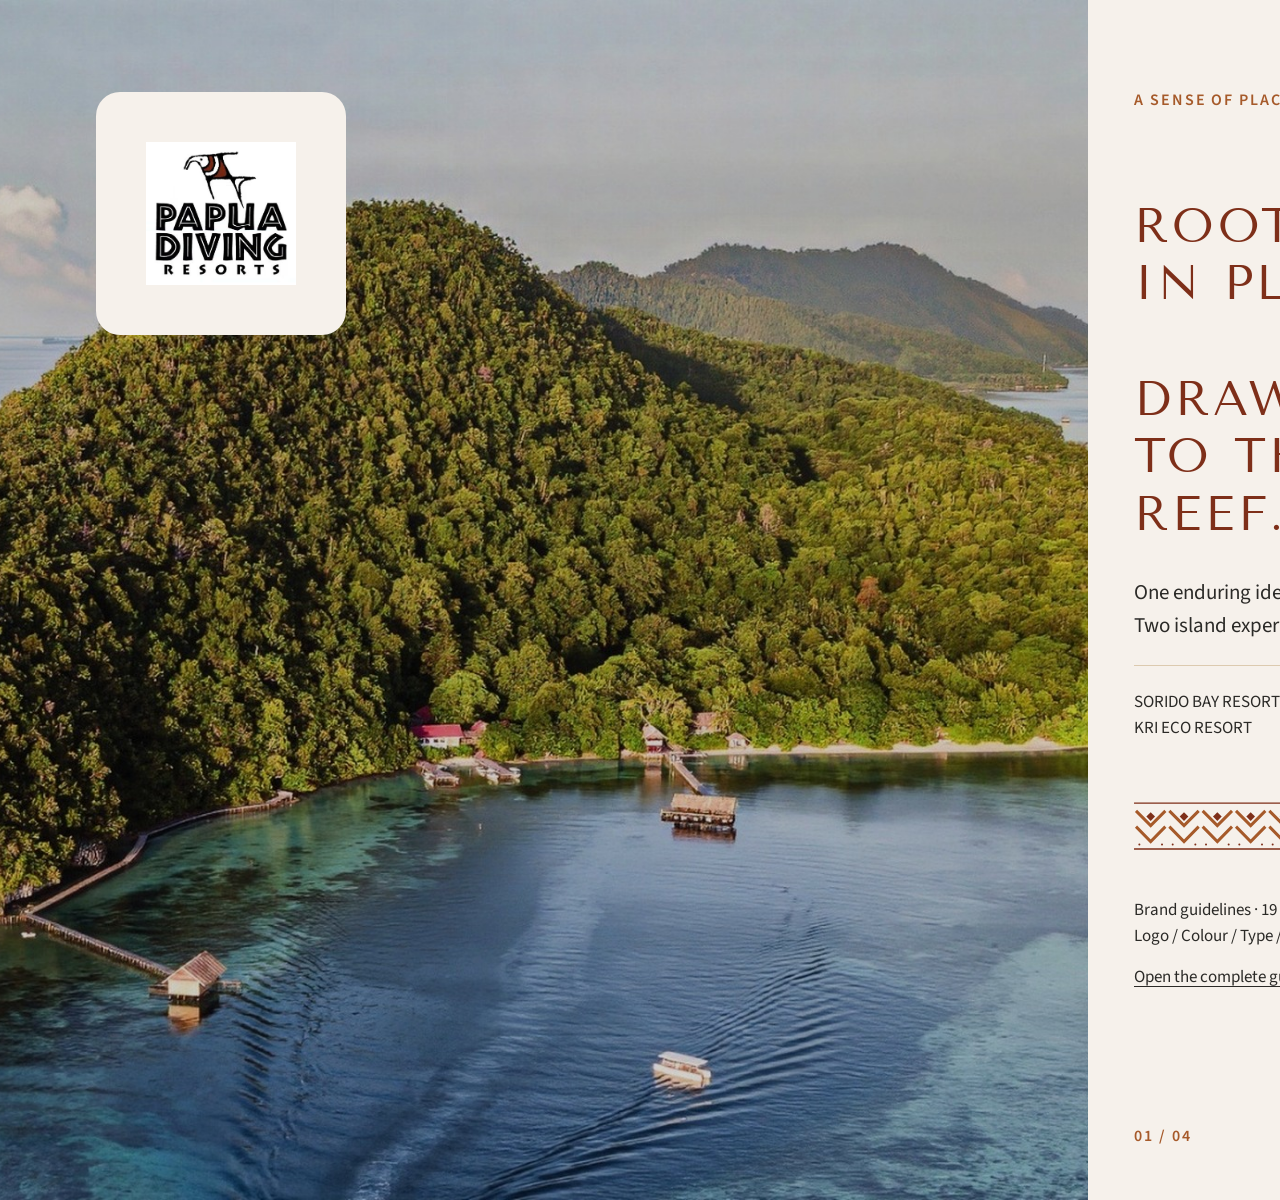
<file: board1-codex.html>
<!doctype html><html lang="en"><head><meta charset="utf-8"><meta name="viewport" content="width=1600,initial-scale=1"><title>Papua Diving Resorts / Board 01</title><link rel="stylesheet" href="boards-codex.css"></head><body><div class="board" style="padding:0"><img class="photo" src="assets/aug21_p01_img1.jpeg" alt="Forested Raja Ampat coastline and reef from the supplied imagery" style="position:absolute;inset:0;width:1150px;height:1200px;object-position:53% center"><div style="position:absolute;left:96px;top:92px"><div class="pill" style="--logo-w:150px"><img src="assets/papua_logo_cropped.png" alt="Unchanged Papua Diving Resorts logo"></div></div><section style="position:absolute;left:1088px;top:0;width:512px;height:1200px;padding:72px 46px;background:#F6F1EB"><p class="kicker">A sense of place / 2026</p><h1 style="margin-top:84px;font-size:48px">ROOTED<br>IN PLACE.<br><br>DRAWN<br>TO THE<br>REEF.</h1><p style="margin-top:34px">One enduring identity.<br>Two island experiences.</p><div class="rule"></div><p class="small">SORIDO BAY RESORT<br>KRI ECO RESORT</p><img src="exports/Papuan_Bark_Chevron_Border.svg" alt="Bark-inspired chevron border" style="width:400px;height:65px;object-fit:contain;margin-top:36px"><p class="small" style="margin-top:34px">Brand guidelines · 19 pages<br>Logo / Colour / Type / Motifs</p><a class="small" href="exports/Papua_Diving_Resorts_Brand_Guidelines_2026.pdf">Open the complete guidelines ↗</a><p class="kicker" style="position:absolute;bottom:35px">01 / 04</p></section></div></body></html>
</file>
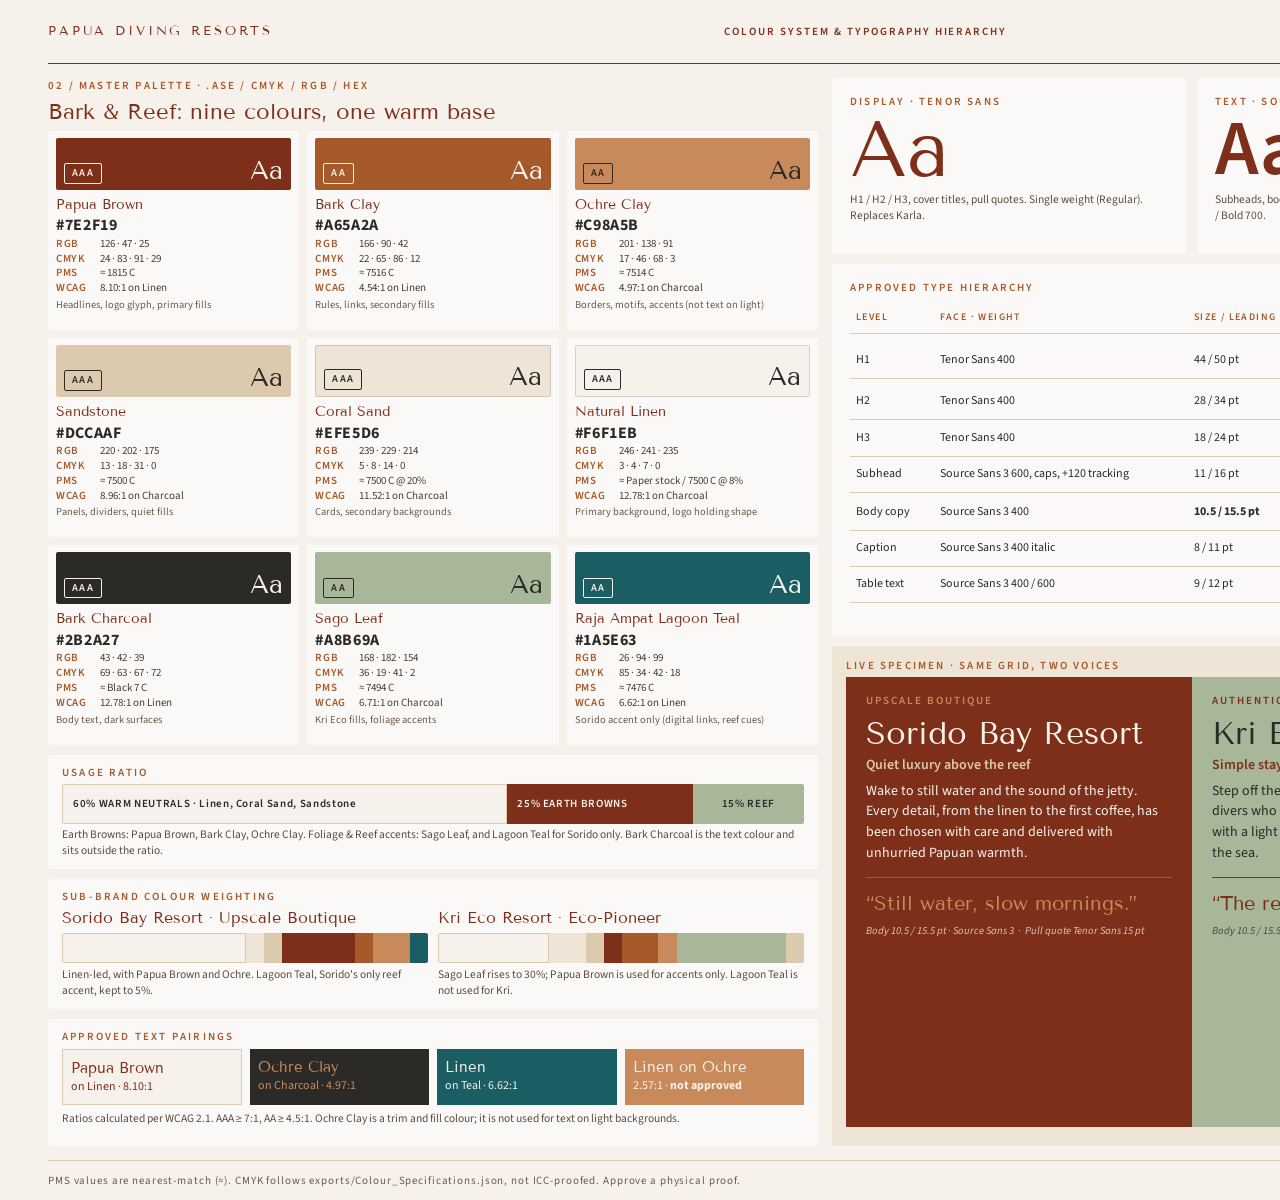
<file: board2-claude.html>
<!DOCTYPE html>
<html lang="en"><head><meta charset="utf-8"><title>02 / Color System &amp; Typography — Papua Diving Resorts</title>
<meta name="viewport" content="width=1600">
<link rel="preconnect" href="https://fonts.googleapis.com"><link rel="preconnect" href="https://fonts.gstatic.com" crossorigin>
<link href="https://fonts.googleapis.com/css2?family=Source+Sans+3:ital,wght@0,300;0,400;0,600;0,700;1,400&family=Tenor+Sans&display=swap" rel="stylesheet">
<link rel="stylesheet" href="css/board.css">
<style>
.cols{display:grid;grid-template-columns:770px 1fr;gap:14px;height:100%}
.left{display:grid;grid-template-rows:auto auto auto 1fr;gap:10px;min-height:0}
.swg{display:grid;grid-template-columns:repeat(3,1fr);gap:8px}
.sw{background:#fff9;padding:7px 8px 6px;border-radius:2px}
.chip{height:52px;border-radius:2px;display:flex;align-items:flex-end;justify-content:space-between;padding:6px 8px;margin-bottom:5px}
.chip .big{font-family:var(--disp);font-size:26px;line-height:1}
.sw h3{font-size:14px;margin:0}
.hex{font-weight:700;font-size:16px;letter-spacing:.04em;color:var(--char)}
.v{font-size:11px;line-height:1.35;color:#4a3d32}.v b{display:inline-block;width:42px;color:var(--clay);font-weight:600;letter-spacing:.06em}
.use{font-size:10.5px;color:#6b5a4a;margin-top:2px;line-height:1.25;min-height:26px}
.ratio{display:flex;height:40px;border-radius:2px;overflow:hidden;margin-top:4px}
.ratio div{display:flex;align-items:center;padding:0 10px;font-size:11px;font-weight:600;letter-spacing:.06em}
.wt{display:grid;grid-template-columns:1fr 1fr;gap:10px}
.wb{display:flex;height:30px;border-radius:2px;overflow:hidden;margin:3px 0 4px}
.right{display:grid;grid-template-rows:176px 372px 1fr;gap:10px;min-height:0}
.fam{display:grid;grid-template-columns:1fr 1fr;gap:10px}
.aa{font-size:78px;line-height:.9;color:var(--brown)}
table{width:100%;border-collapse:collapse;font-size:12px}
td,th{padding:9px 6px;border-bottom:1px solid var(--sand);text-align:left;vertical-align:baseline}
th{font-size:10px;letter-spacing:.14em;text-transform:uppercase;color:var(--clay);font-weight:600}
.spec{display:grid;grid-template-columns:1fr 1fr;gap:0;height:calc(100% - 26px)}
.pg{padding:16px 20px}
.pg .k{font-family:var(--body);font-size:11px;letter-spacing:.18em;text-transform:uppercase;font-weight:600}
.pg h4{font-family:var(--disp);font-weight:400;font-size:32px;line-height:36px;margin:6px 0 4px}
.pg .sub{font-family:var(--body);font-weight:600;font-size:14px;line-height:20px;margin-bottom:6px}
.pg p{font-size:14px;line-height:20.67px;margin-bottom:8px}
.pg .cp{font-size:10.7px;line-height:14.7px;font-style:italic;opacity:.8;margin-top:6px}
</style></head>
<body><div class="board">
<div class="hdr"><b>PAPUA DIVING RESORTS</b><span>Colour System &amp; Typography Hierarchy</span><span>Board 02 / 04</span></div>
<div class="content"><div class="cols">
<div class="left">
 <div><div class="kick">02 / Master Palette · .ASE / CMYK / RGB / HEX</div><h2 style="margin-bottom:6px">Bark &amp; Reef: nine colours, one warm base</h2>
 <div class="swg">
<div class="sw"><div class="chip" style="background:#7E2F19;color:#F6F1EB;"><span class="tag">AAA</span><span class="big">Aa</span></div>
<h3>Papua Brown</h3><div class="hex">#7E2F19</div><div class="v"><b>RGB</b> 126 · 47 · 25</div><div class="v"><b>CMYK</b> 24 · 83 · 91 · 29</div><div class="v"><b>PMS</b> ≈ 1815 C</div><div class="v"><b>WCAG</b> 8.10:1 on Linen</div><div class="use">Headlines, logo glyph, primary fills</div></div>
<div class="sw"><div class="chip" style="background:#A65A2A;color:#F6F1EB;"><span class="tag">AA</span><span class="big">Aa</span></div>
<h3>Bark Clay</h3><div class="hex">#A65A2A</div><div class="v"><b>RGB</b> 166 · 90 · 42</div><div class="v"><b>CMYK</b> 22 · 65 · 86 · 12</div><div class="v"><b>PMS</b> ≈ 7516 C</div><div class="v"><b>WCAG</b> 4.54:1 on Linen</div><div class="use">Rules, links, secondary fills</div></div>
<div class="sw"><div class="chip" style="background:#C98A5B;color:#2B2A27;"><span class="tag">AA</span><span class="big">Aa</span></div>
<h3>Ochre Clay</h3><div class="hex">#C98A5B</div><div class="v"><b>RGB</b> 201 · 138 · 91</div><div class="v"><b>CMYK</b> 17 · 46 · 68 · 3</div><div class="v"><b>PMS</b> ≈ 7514 C</div><div class="v"><b>WCAG</b> 4.97:1 on Charcoal</div><div class="use">Borders, motifs, accents (not text on light)</div></div>
<div class="sw"><div class="chip" style="background:#DCCAAF;color:#2B2A27;"><span class="tag">AAA</span><span class="big">Aa</span></div>
<h3>Sandstone</h3><div class="hex">#DCCAAF</div><div class="v"><b>RGB</b> 220 · 202 · 175</div><div class="v"><b>CMYK</b> 13 · 18 · 31 · 0</div><div class="v"><b>PMS</b> ≈ 7500 C</div><div class="v"><b>WCAG</b> 8.96:1 on Charcoal</div><div class="use">Panels, dividers, quiet fills</div></div>
<div class="sw"><div class="chip" style="background:#EFE5D6;color:#2B2A27;border:1px solid #0002;"><span class="tag">AAA</span><span class="big">Aa</span></div>
<h3>Coral Sand</h3><div class="hex">#EFE5D6</div><div class="v"><b>RGB</b> 239 · 229 · 214</div><div class="v"><b>CMYK</b> 5 · 8 · 14 · 0</div><div class="v"><b>PMS</b> ≈ 7500 C @ 20%</div><div class="v"><b>WCAG</b> 11.52:1 on Charcoal</div><div class="use">Cards, secondary backgrounds</div></div>
<div class="sw"><div class="chip" style="background:#F6F1EB;color:#2B2A27;border:1px solid #0002;"><span class="tag">AAA</span><span class="big">Aa</span></div>
<h3>Natural Linen</h3><div class="hex">#F6F1EB</div><div class="v"><b>RGB</b> 246 · 241 · 235</div><div class="v"><b>CMYK</b> 3 · 4 · 7 · 0</div><div class="v"><b>PMS</b> ≈ Paper stock / 7500 C @ 8%</div><div class="v"><b>WCAG</b> 12.78:1 on Charcoal</div><div class="use">Primary background, logo holding shape</div></div>
<div class="sw"><div class="chip" style="background:#2B2A27;color:#F6F1EB;"><span class="tag">AAA</span><span class="big">Aa</span></div>
<h3>Bark Charcoal</h3><div class="hex">#2B2A27</div><div class="v"><b>RGB</b> 43 · 42 · 39</div><div class="v"><b>CMYK</b> 69 · 63 · 67 · 72</div><div class="v"><b>PMS</b> ≈ Black 7 C</div><div class="v"><b>WCAG</b> 12.78:1 on Linen</div><div class="use">Body text, dark surfaces</div></div>
<div class="sw"><div class="chip" style="background:#A8B69A;color:#2B2A27;"><span class="tag">AA</span><span class="big">Aa</span></div>
<h3>Sago Leaf</h3><div class="hex">#A8B69A</div><div class="v"><b>RGB</b> 168 · 182 · 154</div><div class="v"><b>CMYK</b> 36 · 19 · 41 · 2</div><div class="v"><b>PMS</b> ≈ 7494 C</div><div class="v"><b>WCAG</b> 6.71:1 on Charcoal</div><div class="use">Kri Eco fills, foliage accents</div></div>
<div class="sw"><div class="chip" style="background:#1A5E63;color:#F6F1EB;"><span class="tag">AA</span><span class="big">Aa</span></div>
<h3>Raja Ampat Lagoon Teal</h3><div class="hex">#1A5E63</div><div class="v"><b>RGB</b> 26 · 94 · 99</div><div class="v"><b>CMYK</b> 85 · 34 · 42 · 18</div><div class="v"><b>PMS</b> ≈ 7476 C</div><div class="v"><b>WCAG</b> 6.62:1 on Linen</div><div class="use">Sorido accent only (digital links, reef cues)</div></div>
 </div></div>
 <div class="card w" style="padding:10px 14px"><div class="kick" style="margin-bottom:2px">Usage ratio</div>
  <div class="ratio"><div style="width:60%;background:var(--linen);border:1px solid var(--sand);color:var(--char)">60% WARM NEUTRALS · Linen, Coral Sand, Sandstone</div><div style="width:25%;background:var(--brown);color:var(--linen)">25% EARTH BROWNS</div><div style="width:15%;background:var(--sago);color:var(--char);justify-content:center">15% REEF</div></div>
  <div class="sm" style="margin-top:3px">Earth Browns: Papua Brown, Bark Clay, Ochre Clay. Foliage &amp; Reef accents: Sago Leaf, and Lagoon Teal for Sorido only. Bark Charcoal is the text colour and sits outside the ratio.</div></div>
 <div class="card w" style="padding:10px 14px"><div class="kick" style="margin-bottom:2px">Sub-brand colour weighting</div>
  <div class="wt"><div><h3>Sorido Bay Resort · Upscale Boutique</h3><div class="wb"><i style="flex:50;background:#F6F1EB;border:1px solid var(--sand)"></i><i style="flex:5;background:#EFE5D6"></i><i style="flex:5;background:#DCCAAF"></i><i style="flex:20;background:#7E2F19"></i><i style="flex:5;background:#A65A2A"></i><i style="flex:10;background:#C98A5B"></i><i style="flex:5;background:#1A5E63"></i></div><div class="sm">Linen-led, with Papua Brown and Ochre. Lagoon Teal, Sorido's only reef accent, kept to 5%.</div></div>
  <div><h3>Kri Eco Resort · Eco-Pioneer</h3><div class="wb"><i style="flex:30;background:#F6F1EB;border:1px solid var(--sand)"></i><i style="flex:10;background:#EFE5D6"></i><i style="flex:5;background:#DCCAAF"></i><i style="flex:5;background:#7E2F19"></i><i style="flex:10;background:#A65A2A"></i><i style="flex:5;background:#C98A5B"></i><i style="flex:30;background:#A8B69A"></i><i style="flex:5;background:#DCCAAF"></i></div><div class="sm">Sago Leaf rises to 30%; Papua Brown is used for accents only. Lagoon Teal is not used for Kri.</div></div></div></div>
 <div class="card w" style="padding:10px 14px"><div class="kick" style="margin-bottom:4px">Approved text pairings</div>
  <div style="display:grid;grid-template-columns:repeat(4,1fr);gap:8px">
   <div style="background:#F6F1EB;color:#7E2F19;padding:8px;border:1px solid var(--sand);font-size:12px"><b style="font-family:var(--disp);font-weight:400;font-size:15px">Papua Brown</b><br>on Linen · 8.10:1</div>
   <div style="background:#2B2A27;color:#C98A5B;padding:8px;font-size:12px"><b style="font-family:var(--disp);font-weight:400;font-size:15px">Ochre Clay</b><br>on Charcoal · 4.97:1</div>
   <div style="background:#1A5E63;color:#F6F1EB;padding:8px;font-size:12px"><b style="font-family:var(--disp);font-weight:400;font-size:15px">Linen</b><br>on Teal · 6.62:1</div>
   <div style="background:#C98A5B;color:#F6F1EB;padding:8px;font-size:12px;position:relative"><b style="font-family:var(--disp);font-weight:400;font-size:15px">Linen on Ochre</b><br>2.57:1 · <b>not approved</b></div></div>
  <div class="sm" style="margin-top:6px">Ratios calculated per WCAG 2.1. AAA ≥ 7:1, AA ≥ 4.5:1. Ochre Clay is a trim and fill colour; it is not used for text on light backgrounds.</div></div>
</div>

<div class="right">
 <div class="fam">
  <div class="card w"><div class="kick">Display · Tenor Sans</div><div class="aa" style="font-family:var(--disp)">Aa</div><div class="sm" style="margin-top:6px">H1 / H2 / H3, cover titles, pull quotes. Single weight (Regular). Replaces Karla.</div></div>
  <div class="card w"><div class="kick">Text · Source Sans 3</div><div class="aa" style="font-family:var(--body);font-weight:600">Aa</div><div class="sm" style="margin-top:6px">Subheads, body copy, captions, tables. Regular 400 / SemiBold 600 / Bold 700.</div></div>
 </div>
 <div class="card w"><div class="kick">Approved Type Hierarchy</div>
  <table><tr><th>Level</th><th>Face · weight</th><th>Size / leading</th><th>Sample</th></tr>
  <tr><td>H1</td><td>Tenor Sans 400</td><td>44 / 50 pt</td><td style="font-family:var(--disp);font-size:24px;color:var(--brown);line-height:1">Raja Ampat</td></tr>
  <tr><td>H2</td><td>Tenor Sans 400</td><td>28 / 34 pt</td><td style="font-family:var(--disp);font-size:19px;color:var(--brown);line-height:1">Sorido Bay Resort</td></tr>
  <tr><td>H3</td><td>Tenor Sans 400</td><td>18 / 24 pt</td><td style="font-family:var(--disp);font-size:15px;color:var(--brown);line-height:1">Kri Eco Resort</td></tr>
  <tr><td>Subhead</td><td>Source Sans 3 600, caps, +120 tracking</td><td>11 / 16 pt</td><td style="font-size:11px;letter-spacing:.14em;font-weight:600;text-transform:uppercase;color:var(--clay)">Dive the richest reefs</td></tr>
  <tr><td>Body copy</td><td>Source Sans 3 400</td><td><b>10.5 / 15.5 pt</b></td><td style="font-size:14px">Warm, plain, human.</td></tr>
  <tr><td>Caption</td><td>Source Sans 3 400 italic</td><td>8 / 11 pt</td><td style="font-size:11px;font-style:italic">Photo: employer archive</td></tr>
  <tr><td>Table text</td><td>Source Sans 3 400 / 600</td><td>9 / 12 pt</td><td style="font-size:12px"><b>Depth</b> 18 m</td></tr></table></div>
 <div class="card" style="padding:12px 14px"><div class="kick" style="margin-bottom:4px">Live specimen · same grid, two voices</div>
  <div class="spec">
   <div class="pg" style="background:var(--brown);color:var(--linen)"><div class="k" style="color:var(--ochre)">Upscale Boutique</div><h4>Sorido Bay Resort</h4><div class="sub" style="color:var(--sand)">Quiet luxury above the reef</div><p>Wake to still water and the sound of the jetty. Every detail, from the linen to the first coffee, has been chosen with care and delivered with unhurried Papuan warmth.</p><p style="font-family:var(--disp);font-size:20px;line-height:26px;color:var(--ochre);border-top:1px solid var(--clay);padding-top:12px;margin-top:14px">“Still water, slow mornings.”</p><p class="cp">Body 10.5 / 15.5 pt · Source Sans 3 &nbsp;·&nbsp; Pull quote Tenor Sans 15 pt</p></div>
   <div class="pg" style="background:var(--sago);color:var(--char)"><div class="k" style="color:var(--brown)">Authentic Eco-Pioneer</div><h4 style="color:var(--char)">Kri Eco Resort</h4><div class="sub" style="color:var(--brown)">Simple stays, close to the reef</div><p>Step off the deck and into the water. Kri is built for divers who want the reef, the people and the place, with a light footprint and nothing between you and the sea.</p><p style="font-family:var(--disp);font-size:20px;line-height:26px;color:var(--brown);border-top:1px solid var(--teal);padding-top:12px;margin-top:14px">“The reef is the reason.”</p><p class="cp">Body 10.5 / 15.5 pt · Source Sans 3 &nbsp;·&nbsp; Pull quote Tenor Sans 15 pt</p></div>
  </div></div>
</div>
</div></div>
<div class="ftr"><span>PMS values are nearest-match (≈). CMYK follows exports/Colour_Specifications.json, not ICC-proofed. Approve a physical proof.</span><span>ASE teal swatch is named Lagoon Reef Teal</span></div>
</div></body></html>
</file>
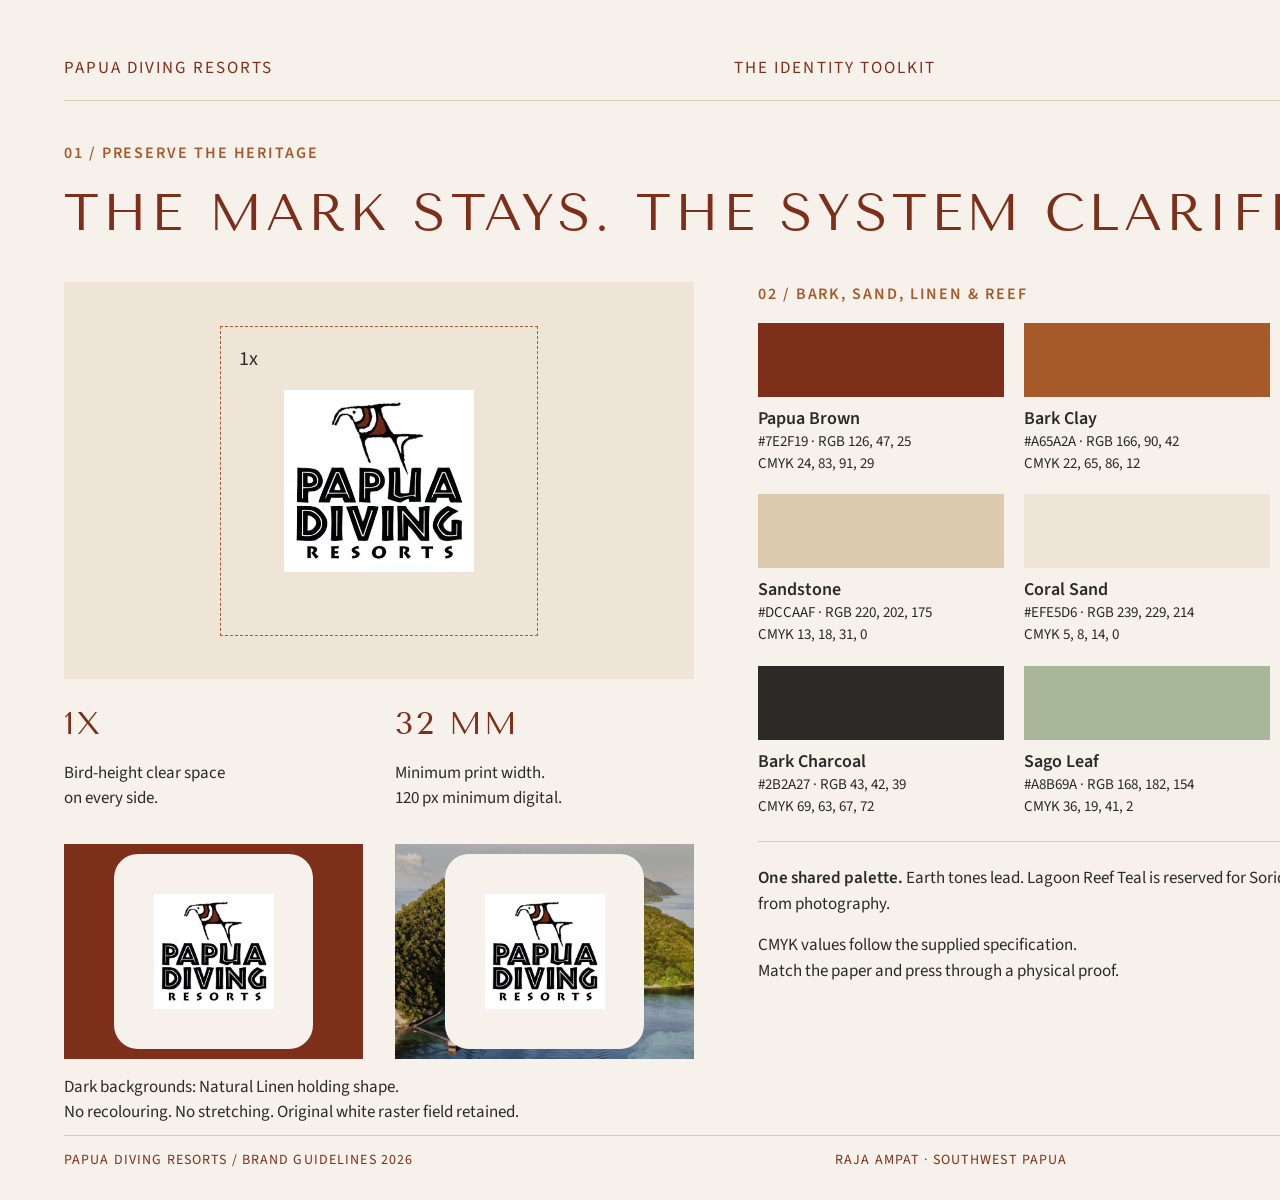
<file: board2-codex.html>
<!doctype html><html lang="en"><head><meta charset="utf-8"><meta name="viewport" content="width=1600,initial-scale=1"><title>Papua Diving Resorts / Board 02</title><link rel="stylesheet" href="boards-codex.css"></head><body><div class="board"><header><span>PAPUA DIVING RESORTS</span><span>THE IDENTITY TOOLKIT</span><span>IDENTITY / 2026</span></header><div style="margin-top:40px"><p class="kicker">01 / Preserve the heritage</p><h1>THE MARK STAYS. THE SYSTEM CLARIFIES.</h1></div><div style="display:grid;grid-template-columns:630px 1fr;gap:64px;margin-top:38px"><section><div style="height:397px;background:#EFE5D6;display:flex;align-items:center;justify-content:center"><div style="padding:63px;border:1px dashed #A65A2A;position:relative"><img src="assets/papua_logo_cropped.png" alt="Master logo with one bird-height clear space" style="width:190px;display:block"><span style="position:absolute;top:18px;left:18px;font-size:20px">1x</span></div></div><div class="row" style="margin-top:24px"><div style="flex:1"><h2>1x</h2><p class="small">Bird-height clear space<br>on every side.</p></div><div style="flex:1"><h2>32 mm</h2><p class="small">Minimum print width.<br>120 px minimum digital.</p></div></div><div class="row" style="height:215px;margin-top:16px"><div style="background:#7E2F19;flex:1;display:grid;place-items:center"><div class="pill" style="--logo-w:120px"><img src="assets/papua_logo_cropped.png" alt="Unchanged Papua Diving Resorts logo"></div></div><div style="background:url('assets/aug21_p01_img1.jpeg') center/cover;flex:1;display:grid;place-items:center"><div class="pill" style="--logo-w:120px"><img src="assets/papua_logo_cropped.png" alt="Unchanged Papua Diving Resorts logo"></div></div></div><p class="small">Dark backgrounds: Natural Linen holding shape.<br>No recolouring. No stretching. Original white raster field retained.</p></section><section><p class="kicker" style="margin-top:0">02 / Bark, sand, linen & reef</p><div class="swatches"><div class="swatch"><div class="chip" style="background:#7E2F19"></div><strong>Papua Brown</strong><span>#7E2F19 · RGB 126, 47, 25</span><span>CMYK 24, 83, 91, 29</span></div><div class="swatch"><div class="chip" style="background:#A65A2A"></div><strong>Bark Clay</strong><span>#A65A2A · RGB 166, 90, 42</span><span>CMYK 22, 65, 86, 12</span></div><div class="swatch"><div class="chip" style="background:#C98A5B"></div><strong>Ochre Clay</strong><span>#C98A5B · RGB 201, 138, 91</span><span>CMYK 17, 46, 68, 3</span></div><div class="swatch"><div class="chip" style="background:#DCCAAF"></div><strong>Sandstone</strong><span>#DCCAAF · RGB 220, 202, 175</span><span>CMYK 13, 18, 31, 0</span></div><div class="swatch"><div class="chip" style="background:#EFE5D6"></div><strong>Coral Sand</strong><span>#EFE5D6 · RGB 239, 229, 214</span><span>CMYK 5, 8, 14, 0</span></div><div class="swatch"><div class="chip" style="background:#F6F1EB"></div><strong>Natural Linen</strong><span>#F6F1EB · RGB 246, 241, 235</span><span>CMYK 3, 4, 7, 0</span></div><div class="swatch"><div class="chip" style="background:#2B2A27"></div><strong>Bark Charcoal</strong><span>#2B2A27 · RGB 43, 42, 39</span><span>CMYK 69, 63, 67, 72</span></div><div class="swatch"><div class="chip" style="background:#A8B69A"></div><strong>Sago Leaf</strong><span>#A8B69A · RGB 168, 182, 154</span><span>CMYK 36, 19, 41, 2</span></div><div class="swatch"><div class="chip" style="background:#1A5E63"></div><strong>Lagoon Reef Teal</strong><span>#1A5E63 · RGB 26, 94, 99</span><span>CMYK 85, 34, 42, 18</span></div></div><div class="rule"></div><p class="small"><strong>One shared palette.</strong> Earth tones lead. Lagoon Reef Teal is reserved for Sorido Bay accents; blue comes primarily from photography.</p><p class="small">CMYK values follow the supplied specification.<br>Match the paper and press through a physical proof.</p></section></div><footer class="footer"><span>PAPUA DIVING RESORTS / BRAND GUIDELINES 2026</span><span>RAJA AMPAT · SOUTHWEST PAPUA</span><span>02 / 04</span></footer></div></body></html>
</file>
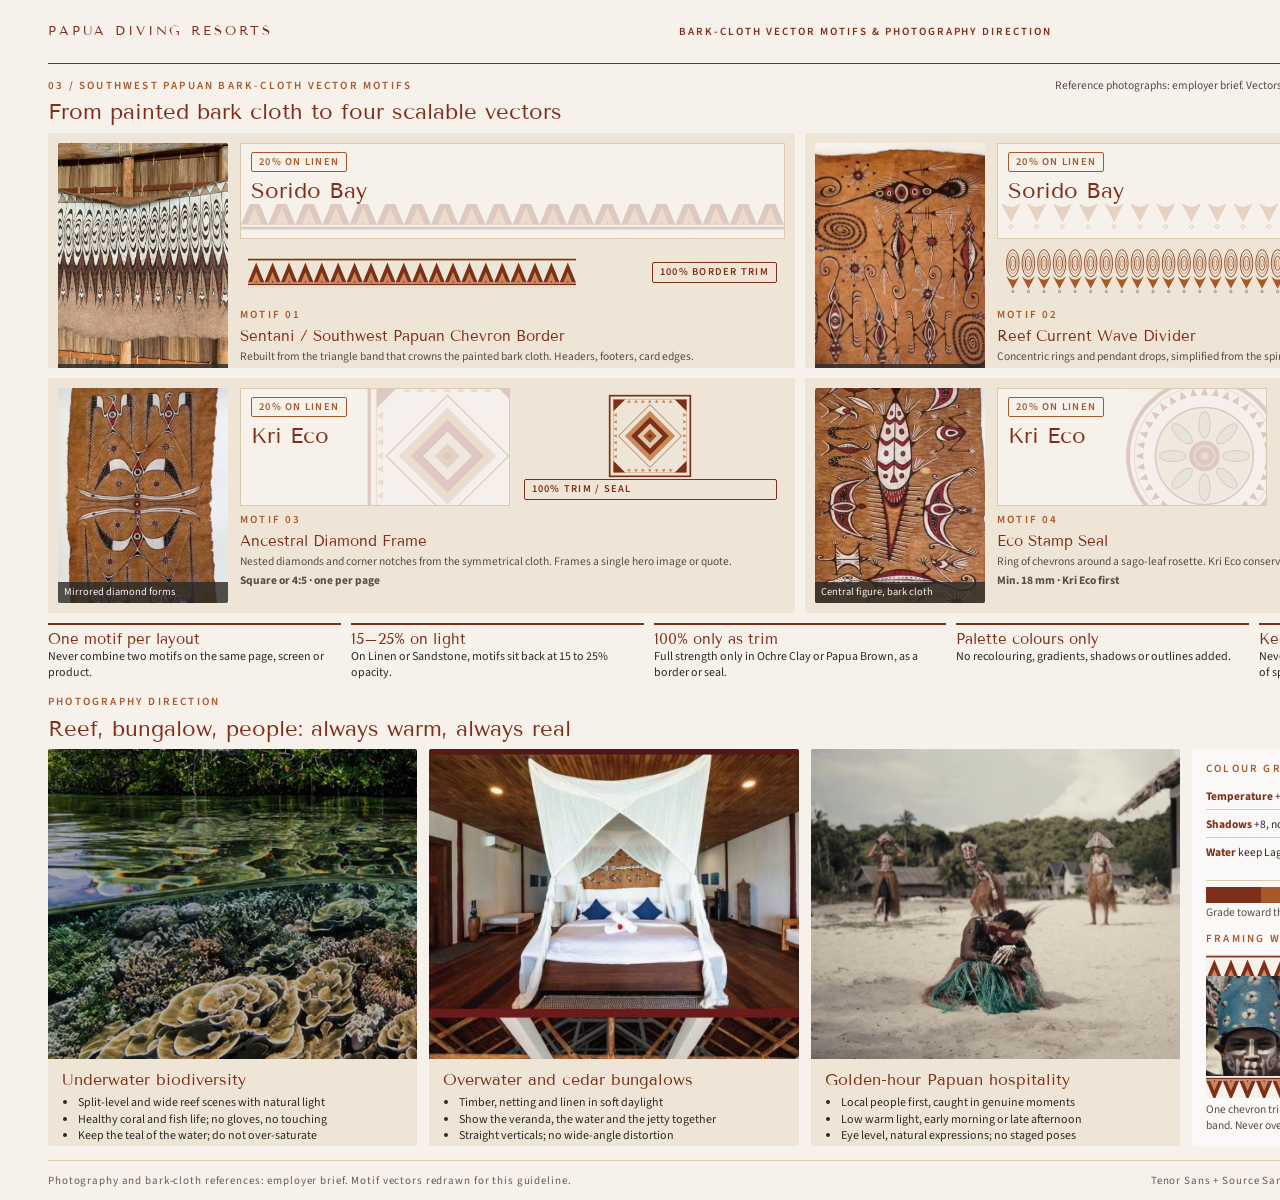
<file: board3-claude.html>
<!DOCTYPE html>
<html lang="en"><head><meta charset="utf-8"><title>03 / Bark-Cloth Vector Motifs &amp; Photography Direction — Papua Diving Resorts</title>
<meta name="viewport" content="width=1600">
<link rel="preconnect" href="https://fonts.googleapis.com"><link rel="preconnect" href="https://fonts.gstatic.com" crossorigin>
<link href="https://fonts.googleapis.com/css2?family=Source+Sans+3:wght@400;600;700&family=Tenor+Sans&display=swap" rel="stylesheet">
<link rel="stylesheet" href="css/board.css">
<style>
.grid{display:grid;grid-template-rows:auto 1fr;gap:12px;height:100%}
.sec{display:flex;align-items:baseline;justify-content:space-between;margin-bottom:8px}
.sec h2{margin:0}
.mot{display:grid;grid-template-columns:1fr 1fr;grid-template-rows:1fr 1fr;gap:10px;height:480px}
.mc{display:grid;grid-template-columns:170px 1fr;grid-template-rows:auto 1fr;gap:6px 12px;background:var(--coral);padding:10px;border-radius:2px;overflow:hidden}
.ref{grid-row:1/3;position:relative;overflow:hidden;border-radius:2px}
.ref img{width:100%;height:100%;object-fit:cover;display:block}
.ref span{position:absolute;left:0;right:0;bottom:0;background:#2b2a27cc;color:var(--linen);font-size:10.5px;padding:3px 6px}
.pv{display:grid;gap:6px;grid-template-columns:1.5fr 1fr}
.pv.strip{grid-template-columns:1fr;grid-template-rows:96px 56px}
.pv.sq{grid-template-columns:1fr 1fr;height:118px}
.mock{position:relative;overflow:hidden;border:1px solid var(--sand)}
.ghost{position:absolute;opacity:.2}
.ghost.strip{left:0;right:0;bottom:2px;width:100%;height:32px;object-fit:cover;object-position:0 100%}
.ghost.sq{right:-20px;top:-14px;height:140%;width:auto}
.mt{position:relative;padding:8px 10px}
.mt .h{font-family:var(--disp);font-size:22px;color:var(--brown);margin-top:4px}
.full{position:relative;display:flex;flex-direction:column;justify-content:space-between;padding:6px 8px}
.full img{width:100%;height:auto;display:block}
.full.sqf img{width:auto;height:84px;margin:0 auto}
.strip .full{flex-direction:row;align-items:center;gap:8px}
.strip .full img{width:62%}
.tx{align-self:start}
.tx h3{font-size:15px;line-height:1.15}
.tx p{margin-top:3px}
.rules{display:grid;grid-template-columns:repeat(5,1fr);gap:10px;margin-top:10px}
.rules div{border-top:2px solid var(--brown);padding-top:5px;font-size:12px;line-height:1.3}
.rules b{display:block;font-family:var(--disp);font-weight:400;font-size:15px;color:var(--brown)}
.ph{display:grid;grid-template-columns:1fr 1fr 1fr 360px;gap:12px;height:100%}
.pc{display:grid;grid-template-rows:310px 1fr;background:var(--coral);border-radius:2px;overflow:hidden}
.pc img{width:100%;height:100%;object-fit:cover;display:block}
.pc .b{padding:10px 14px}
.pc ul{margin:4px 0 0 16px;font-size:12px;line-height:1.35}
.frame{position:relative;height:150px;margin-top:8px;overflow:hidden}
.frame>img.p{width:100%;height:100%;object-fit:cover;display:block}
.frame .t,.frame .bm{position:absolute;left:0;right:0;height:22px;background:var(--linen);overflow:hidden}
.frame .t{top:0}.frame .bm{bottom:0}
.frame .t img,.frame .bm img{width:100%;height:30px;object-fit:cover;object-position:0 40%;display:block}
.grade{display:grid;grid-template-columns:1fr 1fr;gap:4px 10px;margin-top:4px}
.grade div{font-size:11.5px;line-height:1.3;padding:4px 0;border-bottom:1px solid var(--sand)}
.grade b{color:var(--brown)}
.sp{display:flex;height:16px;margin-top:6px}.sp i{flex:1}
</style></head>
<body><div class="board">
<div class="hdr"><b>PAPUA DIVING RESORTS</b><span>Bark-Cloth Vector Motifs &amp; Photography Direction</span><span>Board 03 / 04</span></div>
<div class="content"><div class="grid">
<div>
 <div class="sec"><div><div class="kick">03 / Southwest Papuan Bark-Cloth Vector Motifs</div><h2>From painted bark cloth to four scalable vectors</h2></div><span class="sm">Reference photographs: employer brief. Vectors: original redrawn artwork, SVG + PNG in /exports/motifs.</span></div>
 <div class="mot"><div class="mc"><div class="ref"><img src="assets/brief_p3_img4.jpeg" style="object-position:50% 22%" alt="Bark-cloth reference"><span>Triangle band, bark cloth</span></div>
<div class="pv strip"><div class="mock" style="background:var(--linen)"><img class="ghost strip" src="exports/motifs/sentani_chevron_border.svg" alt=""><div class="mt"><span class="tag" style="color:var(--clay)">20% on Linen</span><div class="h">Sorido Bay</div></div></div><div class="full" style="background:var(--coral)"><img src="exports/motifs/sentani_chevron_border.svg" alt="Sentani / Southwest Papuan Chevron Border at 100%"><span class="tag" style="color:var(--brown)">100% border trim</span></div></div><div class="tx"><div class="kick">Motif 01</div><h3>Sentani / Southwest Papuan Chevron Border</h3><p class="sm">Rebuilt from the triangle band that crowns the painted bark cloth. Headers, footers, card edges.</p><p class="sm"><b>Min. height 6 mm · tile every 60 units</b></p></div></div><div class="mc"><div class="ref"><img src="assets/brief_p3_img2.jpeg" style="object-position:50% 40%" alt="Bark-cloth reference"><span>Spiral and ring forms</span></div>
<div class="pv strip"><div class="mock" style="background:var(--linen)"><img class="ghost strip" src="exports/motifs/reef_current_wave_divider.svg" alt=""><div class="mt"><span class="tag" style="color:var(--clay)">20% on Linen</span><div class="h">Sorido Bay</div></div></div><div class="full" style="background:var(--coral)"><img src="exports/motifs/reef_current_wave_divider.svg" alt="Reef Current Wave Divider at 100%"><span class="tag" style="color:var(--brown)">100% border trim</span></div></div><div class="tx"><div class="kick">Motif 02</div><h3>Reef Current Wave Divider</h3><p class="sm">Concentric rings and pendant drops, simplified from the spiral ground of the cloth. Section breaks.</p><p class="sm"><b>Divider only · never behind text</b></p></div></div><div class="mc"><div class="ref"><img src="assets/brief_p3_img3.jpeg" style="object-position:50% 50%" alt="Bark-cloth reference"><span>Mirrored diamond forms</span></div>
<div class="pv sq"><div class="mock" style="background:var(--linen)"><img class="ghost sq" src="exports/motifs/ancestral_diamond_frame.svg" alt=""><div class="mt"><span class="tag" style="color:var(--clay)">20% on Linen</span><div class="h">Kri Eco</div></div></div><div class="full sqf" style="background:var(--coral)"><img src="exports/motifs/ancestral_diamond_frame.svg" alt="Ancestral Diamond Frame at 100%"><span class="tag" style="color:var(--brown)">100% trim / seal</span></div></div><div class="tx"><div class="kick">Motif 03</div><h3>Ancestral Diamond Frame</h3><p class="sm">Nested diamonds and corner notches from the symmetrical cloth. Frames a single hero image or quote.</p><p class="sm"><b>Square or 4:5 · one per page</b></p></div></div><div class="mc"><div class="ref"><img src="assets/brief_p3_img1.jpeg" style="object-position:50% 30%" alt="Bark-cloth reference"><span>Central figure, bark cloth</span></div>
<div class="pv sq"><div class="mock" style="background:var(--linen)"><img class="ghost sq" src="exports/motifs/eco_stamp_seal.svg" alt=""><div class="mt"><span class="tag" style="color:var(--clay)">20% on Linen</span><div class="h">Kri Eco</div></div></div><div class="full sqf" style="background:var(--coral)"><img src="exports/motifs/eco_stamp_seal.svg" alt="Eco Stamp Seal at 100%"><span class="tag" style="color:var(--brown)">100% trim / seal</span></div></div><div class="tx"><div class="kick">Motif 04</div><h3>Eco Stamp Seal</h3><p class="sm">Ring of chevrons around a sago-leaf rosette. Kri Eco conservation and eco-credential marks.</p><p class="sm"><b>Min. 18 mm · Kri Eco first</b></p></div></div></div>
 <div class="rules">
  <div><b>One motif per layout</b>Never combine two motifs on the same page, screen or product.</div>
  <div><b>15–25% on light</b>On Linen or Sandstone, motifs sit back at 15 to 25% opacity.</div>
  <div><b>100% only as trim</b>Full strength only in Ochre Clay or Papua Brown, as a border or seal.</div>
  <div><b>Palette colours only</b>No recolouring, gradients, shadows or outlines added.</div>
  <div><b>Keep text clear</b>Never run a motif behind body copy; keep 1× bird height of space.</div>
 </div>
</div>
<div style="min-height:0;display:flex;flex-direction:column">
 <div class="sec" style="margin-top:2px"><div><div class="kick">Photography Direction</div><h2>Reef, bungalow, people: always warm, always real</h2></div></div>
 <div class="ph" style="flex:1;min-height:0">
  <div class="pc"><img src="assets/aug21_p06_img1.jpeg" alt="Split-level reef"><div class="b"><h3>Underwater biodiversity</h3><ul><li>Split-level and wide reef scenes with natural light</li><li>Healthy coral and fish life; no gloves, no touching</li><li>Keep the teal of the water; do not over-saturate</li></ul></div></div>
  <div class="pc"><img src="assets/crops/aug12_p11_rooms.jpg" alt="Bungalow interior" style="object-position:50% 50%"><div class="b"><h3>Overwater and cedar bungalows</h3><ul><li>Timber, netting and linen in soft daylight</li><li>Show the veranda, the water and the jetty together</li><li>Straight verticals; no wide-angle distortion</li></ul></div></div>
  <div class="pc"><img src="assets/crops/brief_p4_img4_clean.jpg" alt="Golden hour beach" style="object-position:50% 60%"><div class="b"><h3>Golden-hour Papuan hospitality</h3><ul><li>Local people first, caught in genuine moments</li><li>Low warm light, early morning or late afternoon</li><li>Eye level, natural expressions; no staged poses</li></ul></div></div>
  <div class="card w" style="padding:12px 14px;display:flex;flex-direction:column">
   <div class="kick">Colour grading &amp; framing</div>
   <div class="grade"><div><b>Temperature</b> +4 to +8, warm</div><div><b>Highlights</b> −10, keep sand soft</div><div><b>Shadows</b> +8, no crushed blacks</div><div><b>Saturation</b> −5, greens calmer</div><div><b>Water</b> keep Lagoon Teal</div><div><b>Never</b> HDR, filters, heavy vignette</div></div>
   <div class="sp"><i style="background:#7E2F19"></i><i style="background:#A65A2A"></i><i style="background:#C98A5B"></i><i style="background:#DCCAAF"></i><i style="background:#A8B69A"></i><i style="background:#1A5E63"></i></div>
   <div class="sm" style="margin-top:2px">Grade toward the palette above.</div>
   <div class="kick" style="margin-top:10px;margin-bottom:0">Framing with vector bark borders</div>
   <div class="frame"><img class="p" src="assets/crops/brief_p4_img3_clean.jpg" alt="Framed example" style="object-position:50% 25%"><div class="t"><img src="exports/motifs/sentani_chevron_border.svg" alt=""></div><div class="bm"><img src="exports/motifs/sentani_chevron_border.svg" alt="" style="transform:scaleY(-1)"></div></div>
   <div class="sm" style="margin-top:4px">One chevron trim, top and bottom, 100% Papua Brown on a Linen band. Never over faces.</div>
  </div>
 </div>
</div>
</div></div>
<div class="ftr"><span>Photography and bark-cloth references: employer brief. Motif vectors redrawn for this guideline.</span><span>Tenor Sans + Source Sans 3 &nbsp;·&nbsp; Papua Diving Resorts Brand Guidelines 2026</span></div>
</div></body></html>
</file>
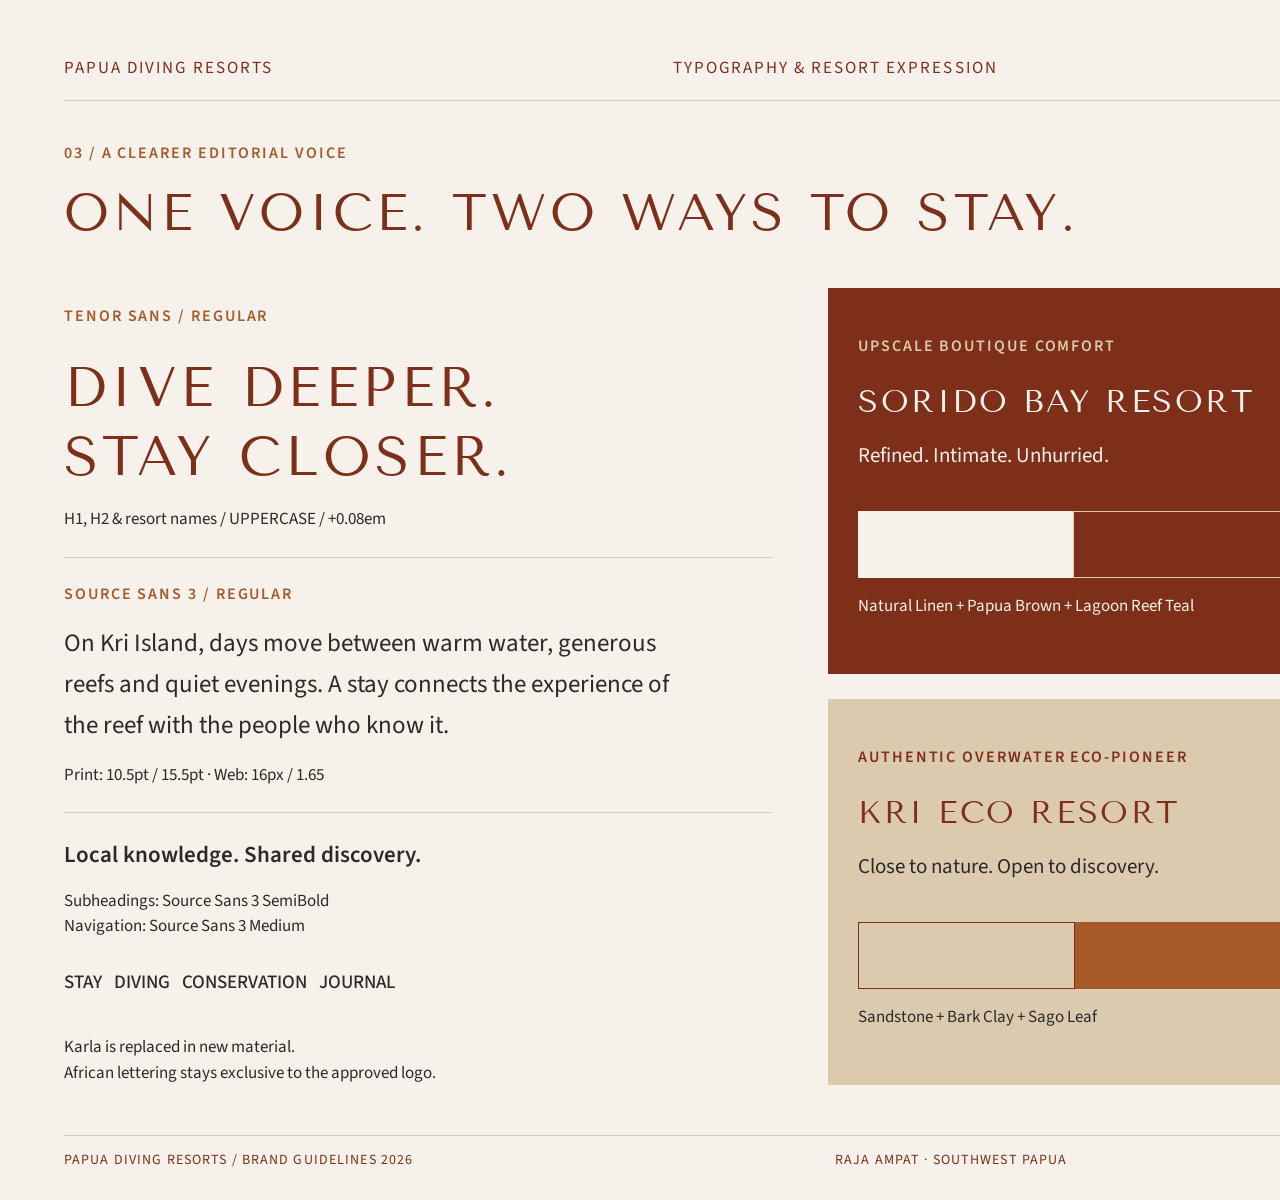
<file: board3-codex.html>
<!doctype html><html lang="en"><head><meta charset="utf-8"><meta name="viewport" content="width=1600,initial-scale=1"><title>Papua Diving Resorts / Board 03</title><link rel="stylesheet" href="boards-codex.css"></head><body><div class="board"><header><span>PAPUA DIVING RESORTS</span><span>TYPOGRAPHY & RESORT EXPRESSION</span><span>IDENTITY / 2026</span></header><div style="margin-top:40px"><p class="kicker">03 / A clearer editorial voice</p><h1>ONE VOICE. TWO WAYS TO STAY.</h1></div><div class="split" style="margin-top:44px"><section><p class="kicker">Tenor Sans / Regular</p><h2 style="font-size:55px;line-height:1.25;margin-top:25px">DIVE DEEPER.<br>STAY CLOSER.</h2><p class="small">H1, H2 & resort names / UPPERCASE / +0.08em</p><div class="rule"></div><p class="kicker">Source Sans 3 / Regular</p><p style="font-size:25px;line-height:1.65;max-width:630px">On Kri Island, days move between warm water, generous reefs and quiet evenings. A stay connects the experience of the reef with the people who know it.</p><p class="small">Print: 10.5pt / 15.5pt · Web: 16px / 1.65</p><div class="rule"></div><p style="font-size:23px;font-weight:600">Local knowledge. Shared discovery.</p><p class="small">Subheadings: Source Sans 3 SemiBold<br>Navigation: Source Sans 3 Medium</p><p style="font-weight:500;font-size:19px;margin-top:28px">STAY &nbsp; DIVING &nbsp; CONSERVATION &nbsp; JOURNAL</p><p class="small" style="margin-top:38px">Karla is replaced in new material.<br>African lettering stays exclusive to the approved logo.</p></section><section><article style="padding:30px;background:#7E2F19;color:#F6F1EB;height:386px"><p class="kicker" style="color:#DCCAAF">Upscale boutique comfort</p><h2 style="color:#F6F1EB;margin-top:22px">SORIDO BAY RESORT</h2><p>Refined. Intimate. Unhurried.</p><div style="display:flex;height:67px;margin-top:40px"><div style="background:#F6F1EB;flex:1"></div><div style="background:#7E2F19;flex:1;border:1px solid #DCCAAF"></div><div style="background:#1A5E63;flex:1"></div></div><p class="small">Natural Linen + Papua Brown + Lagoon Reef Teal</p></article><article style="padding:30px;background:#DCCAAF;margin-top:25px;height:386px"><p class="kicker" style="color:#7E2F19">Authentic overwater eco-pioneer</p><h2 style="margin-top:22px">KRI ECO RESORT</h2><p>Close to nature. Open to discovery.</p><div style="display:flex;height:67px;margin-top:40px"><div style="background:#DCCAAF;flex:1;border:1px solid #7E2F19"></div><div style="background:#A65A2A;flex:1"></div><div style="background:#A8B69A;flex:1"></div></div><p class="small">Sandstone + Bark Clay + Sago Leaf</p></article></section></div><footer class="footer"><span>PAPUA DIVING RESORTS / BRAND GUIDELINES 2026</span><span>RAJA AMPAT · SOUTHWEST PAPUA</span><span>03 / 04</span></footer></div></body></html>
</file>
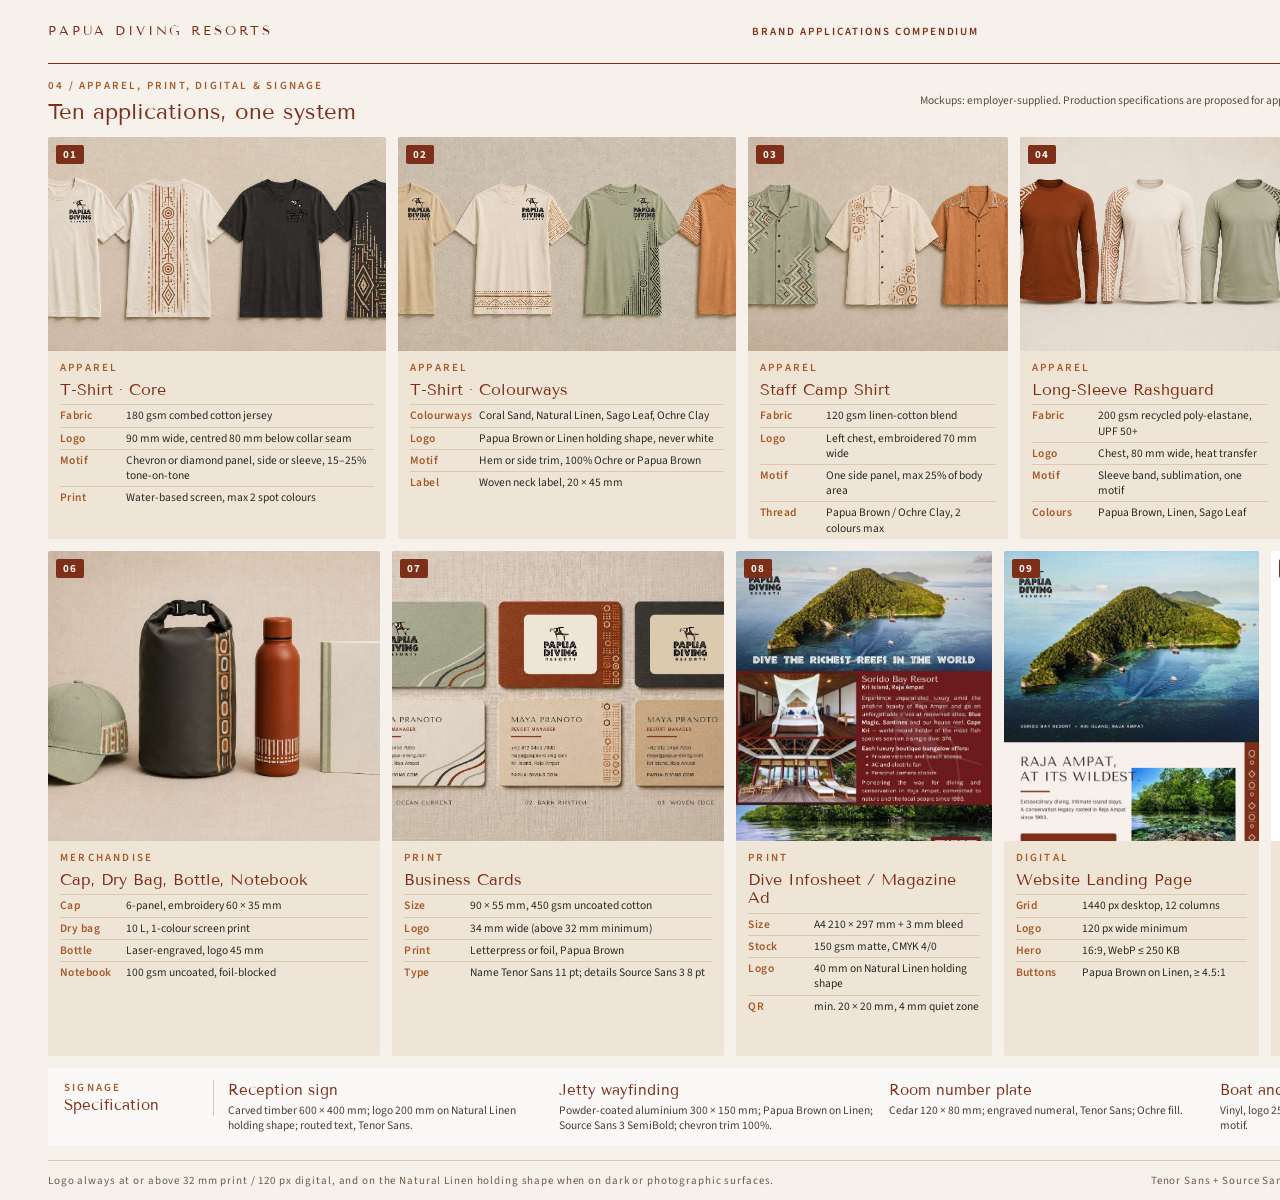
<file: board4-claude.html>
<!DOCTYPE html>
<html lang="en"><head><meta charset="utf-8"><title>04 / Brand Applications Compendium — Papua Diving Resorts</title>
<meta name="viewport" content="width=1600">
<link rel="preconnect" href="https://fonts.googleapis.com"><link rel="preconnect" href="https://fonts.gstatic.com" crossorigin>
<link href="https://fonts.googleapis.com/css2?family=Source+Sans+3:wght@400;600;700&family=Tenor+Sans&display=swap" rel="stylesheet">
<link rel="stylesheet" href="css/board.css">
<style>
.grid{display:grid;grid-template-rows:auto 402px minmax(0,1fr) auto;gap:12px;height:100%}
.r1{display:grid;grid-template-columns:1.3fr 1.3fr 1fr 1fr 1fr;gap:12px}
.r2{display:grid;grid-template-columns:1.3fr 1.3fr 1fr 1fr 1.1fr;gap:12px}
.ap{background:var(--coral);border-radius:2px;overflow:hidden;display:flex;flex-direction:column;min-width:0}
.im{position:relative;overflow:hidden;background:#e4d8c6;flex:none}
.im>img{width:100%;height:100%;object-fit:cover;display:block}
.no{position:absolute;left:8px;top:8px;background:var(--brown);color:var(--linen);font-size:11px;font-weight:700;letter-spacing:.1em;padding:2px 7px;border-radius:2px}
.bd{padding:9px 12px 8px}
.bd h3{font-size:16px;line-height:1.15;margin-bottom:5px}
table{width:100%;border-collapse:collapse}
th,td{font-size:11.5px;line-height:1.32;padding:3px 0;border-top:1px solid var(--sand);text-align:left;vertical-align:top}
th{width:66px;color:var(--clay);font-weight:600;letter-spacing:.04em;padding-right:6px}
.sig{height:100%;background:#fff;padding:18px 16px;display:flex;flex-direction:column;justify-content:center;gap:12px}
.sg{display:flex;flex-direction:column;gap:8px;align-items:flex-start}
.sg img{width:120px;flex:none}
.nm{font-family:var(--disp);font-size:18px;color:var(--brown)}
.rl{font-size:11px;letter-spacing:.1em;text-transform:uppercase;color:var(--clay);font-weight:600;margin:2px 0 5px}
.ct{font-size:12px;line-height:1.45}
.bar{height:6px;background:var(--brown)}
.cp{font-size:10.5px;color:#7a6a5a}
.sgn{display:grid;grid-template-columns:150px repeat(4,1fr);gap:14px;align-items:start;padding:12px 16px}
.sgn b{display:block;font-family:var(--disp);font-weight:400;font-size:15px;color:var(--brown)}
.sgn span{font-size:11.5px;line-height:1.35;color:#4a3d32;display:block;margin-top:2px}
.sgn .l{border-right:1px solid var(--sand);padding-right:10px}
</style></head>
<body><div class="board">
<div class="hdr"><b>PAPUA DIVING RESORTS</b><span>Brand Applications Compendium</span><span>Board 04 / 04</span></div>
<div class="content"><div class="grid">
<div style="display:flex;justify-content:space-between;align-items:flex-end"><div><div class="kick">04 / Apparel, Print, Digital &amp; Signage</div><h2 style="margin:0">Ten applications, one system</h2></div><span class="sm" style="max-width:640px;text-align:right">Mockups: employer-supplied. Production specifications are proposed for approval and finalised at first supplier proof. Email signature drawn live in HTML; signage specified without mockup.</span></div>
<div class="r1"><div class="ap"><div class="im" style="height:214px"><img src="assets/aug19_p03_img0.jpeg" alt="T-Shirt · Core mockup" style="object-position:50% 50%"><span class="no">01</span></div><div class="bd"><div class="kick">Apparel</div><h3>T-Shirt · Core</h3><table><tr><th>Fabric</th><td>180 gsm combed cotton jersey</td></tr><tr><th>Logo</th><td>90 mm wide, centred 80 mm below collar seam</td></tr><tr><th>Motif</th><td>Chevron or diamond panel, side or sleeve, 15–25% tone-on-tone</td></tr><tr><th>Print</th><td>Water-based screen, max 2 spot colours</td></tr></table></div></div><div class="ap"><div class="im" style="height:214px"><img src="assets/aug19_p04_img0.jpeg" alt="T-Shirt · Colourways mockup" style="object-position:50% 50%"><span class="no">02</span></div><div class="bd"><div class="kick">Apparel</div><h3>T-Shirt · Colourways</h3><table><tr><th>Colourways</th><td>Coral Sand, Natural Linen, Sago Leaf, Ochre Clay</td></tr><tr><th>Logo</th><td>Papua Brown or Linen holding shape, never white</td></tr><tr><th>Motif</th><td>Hem or side trim, 100% Ochre or Papua Brown</td></tr><tr><th>Label</th><td>Woven neck label, 20 × 45 mm</td></tr></table></div></div><div class="ap"><div class="im" style="height:214px"><img src="assets/aug19_p05_img0.jpeg" alt="Staff Camp Shirt mockup" style="object-position:50% 50%"><span class="no">03</span></div><div class="bd"><div class="kick">Apparel</div><h3>Staff Camp Shirt</h3><table><tr><th>Fabric</th><td>120 gsm linen-cotton blend</td></tr><tr><th>Logo</th><td>Left chest, embroidered 70 mm wide</td></tr><tr><th>Motif</th><td>One side panel, max 25% of body area</td></tr><tr><th>Thread</th><td>Papua Brown / Ochre Clay, 2 colours max</td></tr></table></div></div><div class="ap"><div class="im" style="height:214px"><img src="assets/aug19_p06_img0.jpeg" alt="Long-Sleeve Rashguard mockup" style="object-position:50% 50%"><span class="no">04</span></div><div class="bd"><div class="kick">Apparel</div><h3>Long-Sleeve Rashguard</h3><table><tr><th>Fabric</th><td>200 gsm recycled poly-elastane, UPF 50+</td></tr><tr><th>Logo</th><td>Chest, 80 mm wide, heat transfer</td></tr><tr><th>Motif</th><td>Sleeve band, sublimation, one motif</td></tr><tr><th>Colours</th><td>Papua Brown, Linen, Sago Leaf</td></tr></table></div></div><div class="ap"><div class="im" style="height:214px"><img src="assets/aug19_p07_img0.jpeg" alt="Tote Bag mockup" style="object-position:50% 50%"><span class="no">05</span></div><div class="bd"><div class="kick">Apparel</div><h3>Tote Bag</h3><table><tr><th>Fabric</th><td>10 oz cotton canvas, 380 × 400 mm</td></tr><tr><th>Logo</th><td>120 mm wide, 90 mm above base seam</td></tr><tr><th>Motif</th><td>Vertical trim 60 mm wide, 100% Papua Brown</td></tr><tr><th>Handles</th><td>Self-fabric, 600 mm drop</td></tr></table></div></div></div>
<div class="r2"><div class="ap"><div class="im" style="height:290px"><img src="assets/aug19_p08_img0.jpeg" alt="Cap, Dry Bag, Bottle, Notebook mockup" style="object-position:50% 50%"><span class="no">06</span></div><div class="bd"><div class="kick">Merchandise</div><h3>Cap, Dry Bag, Bottle, Notebook</h3><table><tr><th>Cap</th><td>6-panel, embroidery 60 × 35 mm</td></tr><tr><th>Dry bag</th><td>10 L, 1-colour screen print</td></tr><tr><th>Bottle</th><td>Laser-engraved, logo 45 mm</td></tr><tr><th>Notebook</th><td>100 gsm uncoated, foil-blocked</td></tr></table></div></div><div class="ap"><div class="im" style="height:290px"><img src="assets/aug19_p09_img0.jpeg" alt="Business Cards mockup" style="object-position:50% 50%"><span class="no">07</span></div><div class="bd"><div class="kick">Print</div><h3>Business Cards</h3><table><tr><th>Size</th><td>90 × 55 mm, 450 gsm uncoated cotton</td></tr><tr><th>Logo</th><td>34 mm wide (above 32 mm minimum)</td></tr><tr><th>Print</th><td>Letterpress or foil, Papua Brown</td></tr><tr><th>Type</th><td>Name Tenor Sans 11 pt; details Source Sans 3 8 pt</td></tr></table></div></div><div class="ap"><div class="im" style="height:290px"><img src="assets/aug12_p11_img1.jpeg" alt="Dive Infosheet / Magazine Ad mockup" style="object-position:50% 0%"><span class="no">08</span></div><div class="bd"><div class="kick">Print</div><h3>Dive Infosheet / Magazine Ad</h3><table><tr><th>Size</th><td>A4 210 × 297 mm + 3 mm bleed</td></tr><tr><th>Stock</th><td>150 gsm matte, CMYK 4/0</td></tr><tr><th>Logo</th><td>40 mm on Natural Linen holding shape</td></tr><tr><th>QR</th><td>min. 20 × 20 mm, 4 mm quiet zone</td></tr></table></div></div><div class="ap"><div class="im" style="height:290px"><img src="assets/aug19_p10_img0.jpeg" alt="Website Landing Page mockup" style="object-position:50% 0%"><span class="no">09</span></div><div class="bd"><div class="kick">Digital</div><h3>Website Landing Page</h3><table><tr><th>Grid</th><td>1440 px desktop, 12 columns</td></tr><tr><th>Logo</th><td>120 px wide minimum</td></tr><tr><th>Hero</th><td>16:9, WebP ≤ 250 KB</td></tr><tr><th>Buttons</th><td>Papua Brown on Linen, ≥ 4.5:1</td></tr></table></div></div><div class="ap"><div class="im" style="height:290px"><div class="sig"><div class="sg"><img class="logo" src="assets/papua_logo_cropped.png" alt="logo"><div><div class="nm">Sorido Bay Reservations</div><div class="rl">Resort Manager · Sorido Bay Resort</div><div class="ct">+62 000 0000 0000<br>info@papua-diving.com<br>papua-diving.com</div></div></div><div class="bar"></div><div class="cp">Specified in HTML. Name and contact are placeholders.</div></div><span class="no">10</span></div><div class="bd"><div class="kick">Digital</div><h3>Email Signature</h3><table><tr><th>Width</th><td>600 px maximum, table layout</td></tr><tr><th>Logo</th><td>120 px wide PNG, 2× retina</td></tr><tr><th>Type</th><td>Name Tenor Sans 14 pt; details Source Sans 3 10 pt</td></tr><tr><th>Links</th><td>Papua Brown, underline on hover</td></tr></table></div></div></div>
<div class="card w sgn"><div class="l"><div class="kick" style="margin:0">Signage</div><b>Specification</b></div><div><b>Reception sign</b><span>Carved timber 600 × 400 mm; logo 200 mm on Natural Linen holding shape; routed text, Tenor Sans.</span></div><div><b>Jetty wayfinding</b><span>Powder-coated aluminium 300 × 150 mm; Papua Brown on Linen; Source Sans 3 SemiBold; chevron trim 100%.</span></div><div><b>Room number plate</b><span>Cedar 120 × 80 mm; engraved numeral, Tenor Sans; Ochre fill.</span></div><div><b>Boat and vehicle decal</b><span>Vinyl, logo 250 mm on Linen holding shape, outdoor-rated, no motif.</span></div></div>
</div></div>
<div class="ftr"><span>Logo always at or above 32 mm print / 120 px digital, and on the Natural Linen holding shape when on dark or photographic surfaces.</span><span>Tenor Sans + Source Sans 3 &nbsp;·&nbsp; Papua Diving Resorts Brand Guidelines 2026</span></div>
</div></body></html>
</file>
<file: css/board.css>
:root{--linen:#F6F1EB;--coral:#EFE5D6;--brown:#7E2F19;--clay:#A65A2A;--ochre:#C98A5B;--sago:#A8B69A;--char:#2B2A27;--sand:#DCCAAF;--teal:#1A5E63;
--disp:'Tenor Sans',serif;--body:'Source Sans 3',sans-serif}
*{box-sizing:border-box;margin:0;padding:0}
html,body{width:1600px;height:1200px;overflow:hidden;background:var(--linen);color:var(--char);font-family:var(--body);font-size:13px;line-height:1.4}
.board{position:relative;width:1600px;height:1200px;overflow:hidden;background:var(--linen);padding:0 48px}
.hdr{height:64px;display:flex;align-items:center;justify-content:space-between;border-bottom:1.5px solid var(--brown);font-size:11px;letter-spacing:.18em;text-transform:uppercase;color:var(--brown);font-weight:600}
.hdr b{font-family:var(--disp);font-weight:400;font-size:13px;letter-spacing:.22em}
.ftr{position:absolute;left:48px;right:48px;bottom:0;height:40px;display:flex;align-items:center;justify-content:space-between;border-top:1px solid var(--sand);font-size:11px;letter-spacing:.08em;color:#6b5a4a}
.content{position:absolute;left:48px;right:48px;top:64px;bottom:40px;padding:14px 0}
.card{background:var(--coral);border-radius:2px;padding:16px 18px;position:relative;overflow:hidden}
.card.w{background:#fff9}
.card.d{background:var(--char);color:var(--linen)}
.kick{font-size:11px;letter-spacing:.2em;text-transform:uppercase;color:var(--clay);font-weight:600;margin-bottom:6px}
.d .kick{color:var(--ochre)}
h1{font-family:var(--disp);font-weight:400;font-size:40px;line-height:1.1;color:var(--brown)}
h2{font-family:var(--disp);font-weight:400;font-size:22px;line-height:1.15;color:var(--brown);margin-bottom:8px}
.d h2{color:var(--linen)}
h3{font-family:var(--disp);font-weight:400;font-size:16px;color:var(--brown);margin-bottom:4px}
p{font-size:13px;line-height:1.45}
.sm{font-size:11.5px;line-height:1.4;color:#5b4d40}
.d .sm{color:#d9cdbd}
.logo{mix-blend-mode:multiply;display:block}
.tag{display:inline-block;font-size:10.5px;letter-spacing:.12em;text-transform:uppercase;padding:2px 7px;border:1px solid currentColor;border-radius:2px;font-weight:600}
.cover{object-fit:cover;width:100%;height:100%;display:block}
@page{size:1600px 1200px;margin:0}@media print{html,body{-webkit-print-color-adjust:exact;print-color-adjust:exact}}
</file>
<file: boards-codex.css>
@font-face{font-family:Tenor;src:url('assets/fonts/TenorSans-Regular.ttf')}@font-face{font-family:Source;src:url('assets/fonts/SourceSans3-Regular.ttf');font-weight:400}@font-face{font-family:Source;src:url('assets/fonts/SourceSans3-SemiBold.ttf');font-weight:600}@font-face{font-family:Source;src:url('assets/fonts/SourceSans3-Medium.ttf');font-weight:500}*{box-sizing:border-box}body{margin:0;background:#F6F1EB;color:#2B2A27;font-family:Source,sans-serif}.board{width:1600px;height:1200px;position:relative;overflow:hidden;padding:56px 64px}header{display:flex;justify-content:space-between;border-bottom:1px solid #DCCAAF;padding-bottom:20px;font-size:17px;letter-spacing:.12em;color:#7E2F19}h1,h2,h3{font-family:Tenor,sans-serif;font-weight:400;color:#7E2F19;text-transform:uppercase;letter-spacing:.08em;margin:0}h1{font-size:52px;line-height:1.2}h2{font-size:32px;line-height:1.3}h3{font-size:23px}p{font-size:21px;line-height:1.55;margin:16px 0}.kicker{font-size:16px;letter-spacing:.12em;text-transform:uppercase;font-weight:600;color:#A65A2A}.small{font-size:17px;line-height:1.5}.footer{position:absolute;bottom:30px;left:64px;right:64px;display:flex;justify-content:space-between;border-top:1px solid #DCCAAF;padding-top:14px;font-size:14px;color:#7E2F19;letter-spacing:.08em}.pill{background:#F6F1EB;border-radius:24px;padding:calc(var(--logo-w)*.33244);display:inline-flex;align-items:center;justify-content:center}.pill img{width:var(--logo-w);height:auto;display:block}.rule{height:1px;background:#DCCAAF;margin:24px 0}.photo{object-fit:cover}.swatches{display:grid;grid-template-columns:repeat(3,1fr);gap:20px}.swatch .chip{height:74px}.swatch strong{font-size:18px;display:block;margin-top:9px}.swatch span{display:block;font-size:15px;line-height:1.45}.row{display:flex;gap:32px}a{color:inherit;text-underline-offset:4px}a:hover{color:#A65A2A}a:active{color:#7E2F19}a:focus-visible{outline:3px solid #1A5E63;outline-offset:5px}.board-four .rule{margin:18px 0}.board-four .small{font-size:16px}.page{box-shadow:0 12px 30px #2b2a2720;border:1px solid #DCCAAF}.serif{font-family:Tenor;letter-spacing:.08em;text-transform:uppercase}.split{display:grid;grid-template-columns:1fr 1fr;gap:56px}@media print{@page{size:1600px 1200px;margin:0}body{-webkit-print-color-adjust:exact;print-color-adjust:exact}}
</file>
